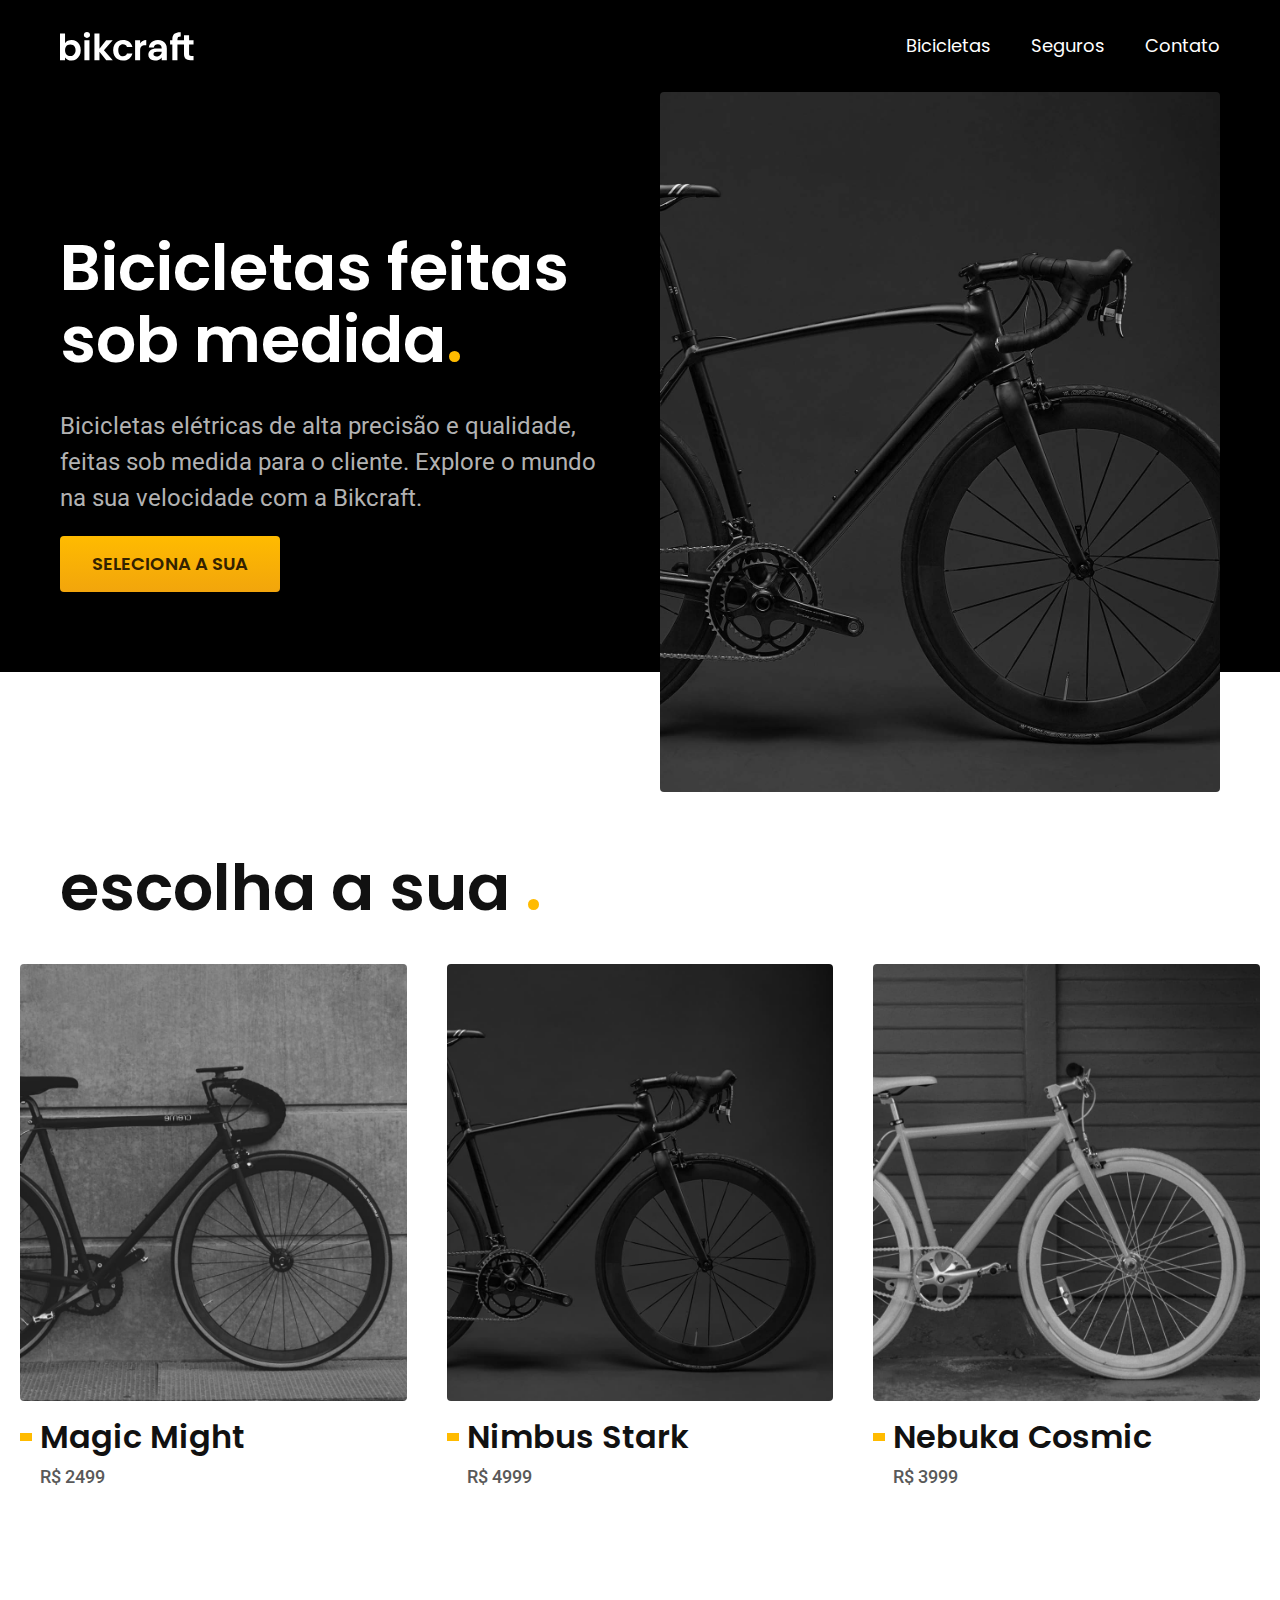
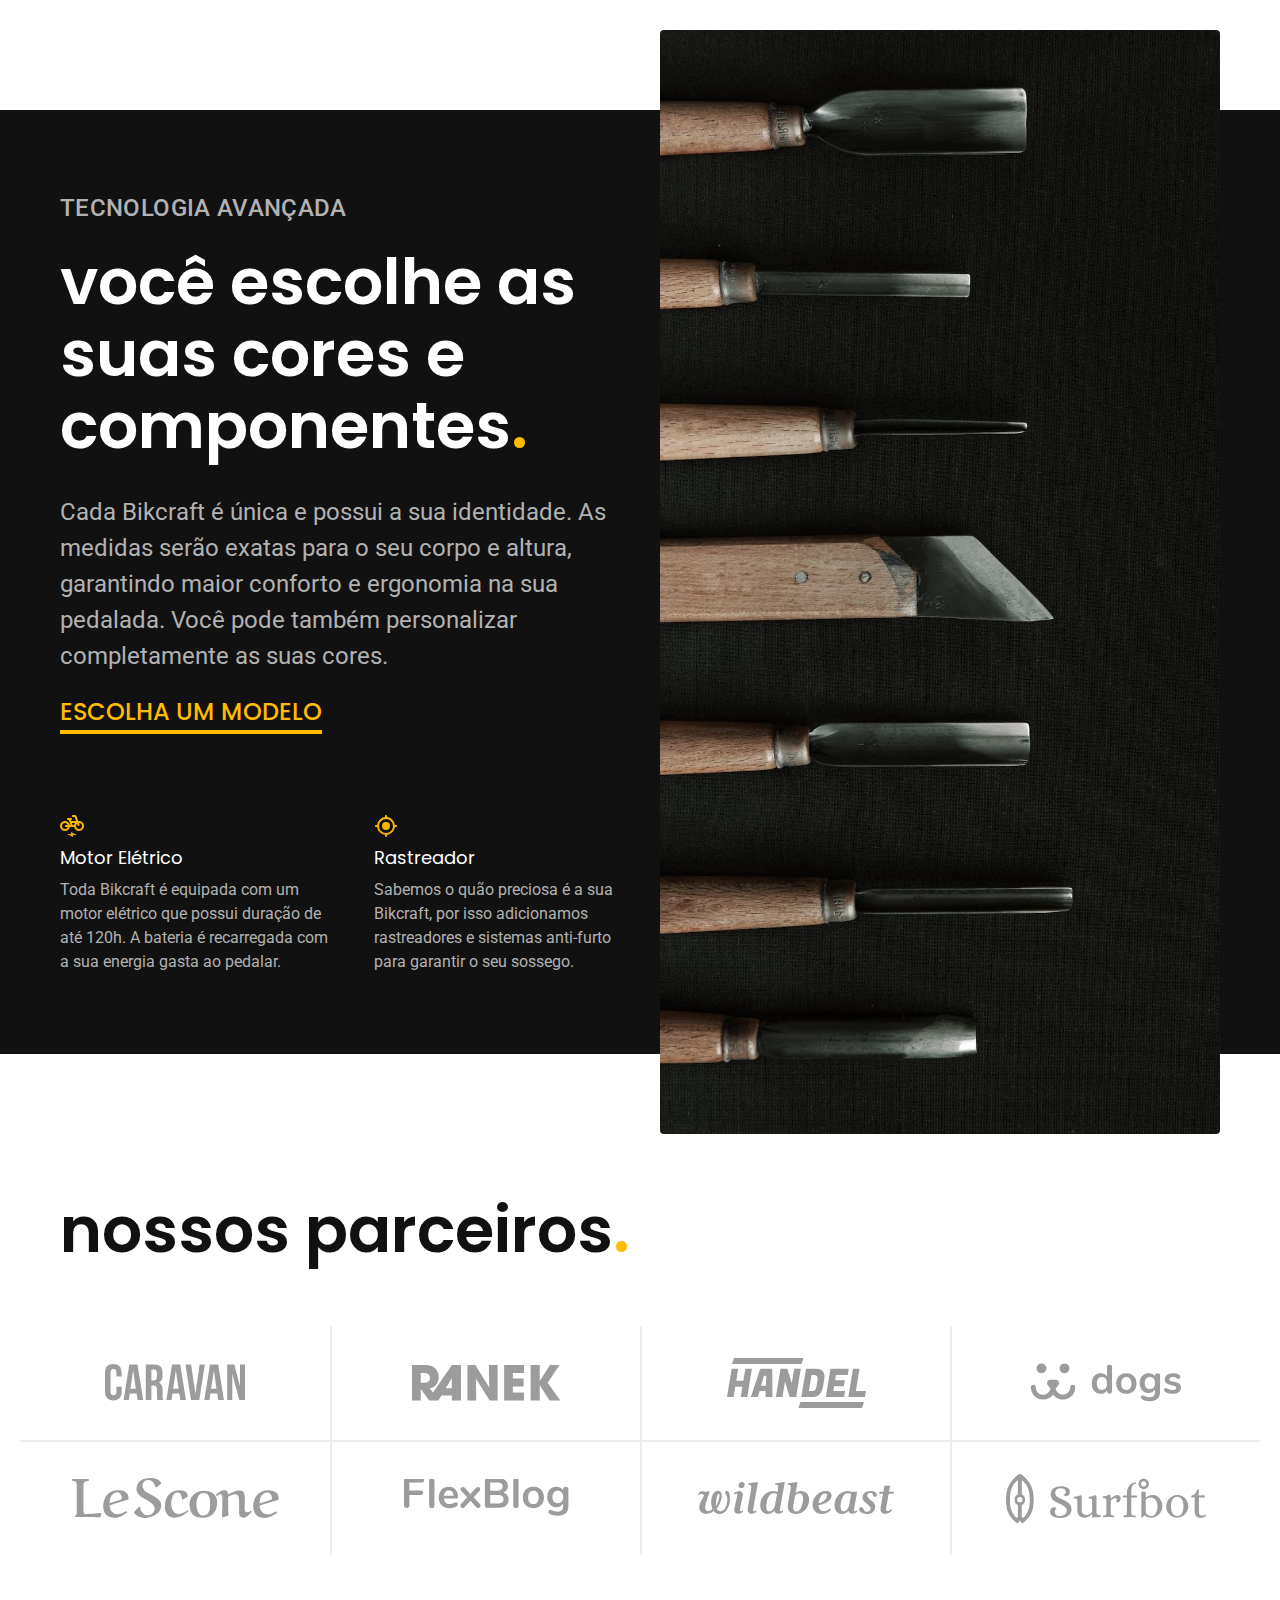
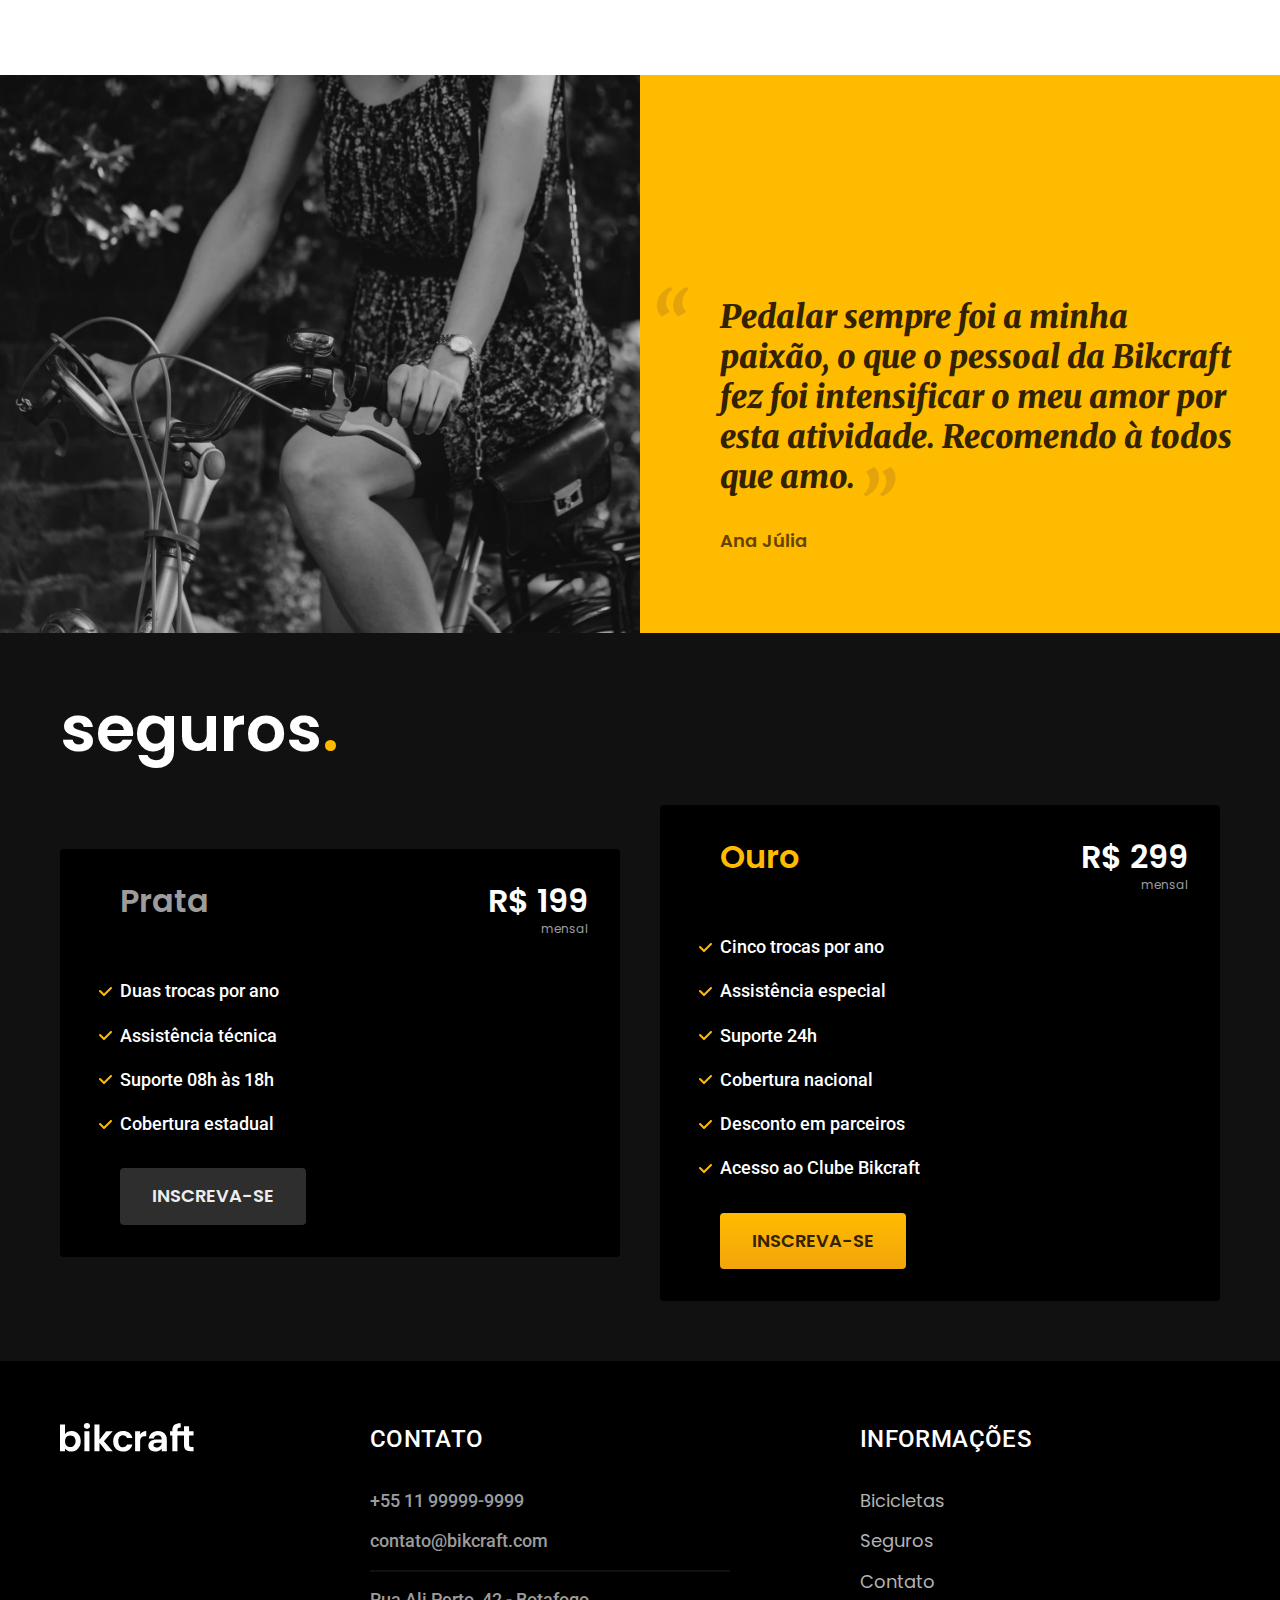
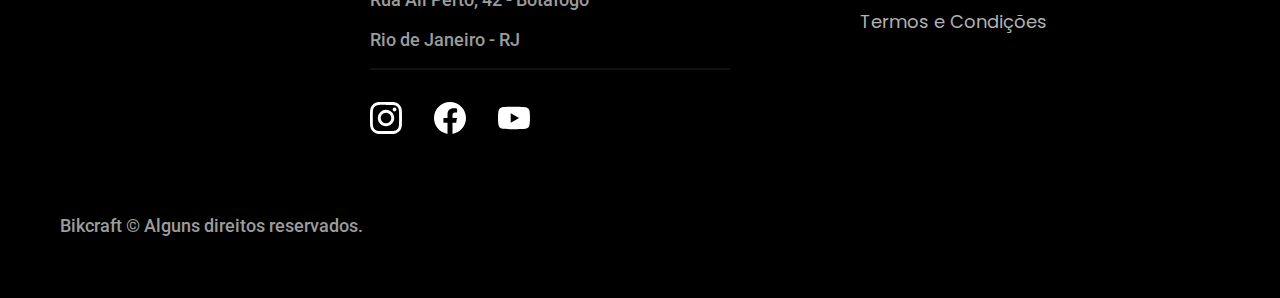
<file: index.html>
<!DOCTYPE html>

<html lang="pt-br">
  <head>
    <meta charset="UTF-8">
    <meta name="viewport" content="width=device-width, initial-scale=1.0">

    <title>Bikcraft - Bicicletas Elétricas</title>
    <meta name="description" content="Bicicletas elétricas de alta precisão e qualidade, feitas sob medida para o cliente. Explore o mundo na sua velocidade com a Bikcraft.">

    <link rel="stylesheet" href="./css/style.css">
    
    <link rel="preconnect" href="https://fonts.googleapis.com">
    <link rel="preconnect" href="https://fonts.gstatic.com" crossorigin>
    <link href="https://fonts.googleapis.com/css2?family=Merriweather:wght@900&family=Poppins:wght@400;600&family=Roboto:wght@400;500&display=swap" rel="stylesheet">
    
  </head>
  <body>
    <header class="header-bg">
      <div class="header container">

        <a href="./">
          <img src="./img/bikcraft.svg" alt="bikcraft" srcset="">
        </a>

        <nav aria-label="primaria">
          <ul class="header-menu font-1-m cor-0">
            <li><a href="./bicicletas.html">Bicicletas</a></li>
            <li><a href="./seguros.html">Seguros</a></li>
            <li><a href="./contato.html">Contato</a></li>
          </ul>
        </nav>
      </div>
    </header>

    <main class="introducao-bg">
      <div class="introducao container">
        <div class="introducao-conteudo">
          <h1 class="font-1-xxl cor-0">Bicicletas feitas sob medida<span class="cor-p1">.</span></h1>
          <p class="font-2-l cor-5">Bicicletas elétricas de alta precisão e qualidade,  feitas sob medida para o cliente. Explore o mundo na sua velocidade com a Bikcraft.</p>
          <a class="botao" href="./bicicletas.html">seleciona a sua</a>
        </div>
        <div>
          <img src="./img/fotos/introducao.jpg" alt="Bicicleta elétrica preta.">
        </div>
      </div>
    </main>

    <article class="bicicletas-lista">
      <h2 class=" container font-1-xxl">escolha a sua <span class="cor-p1">.</span></h2>

      <ul>
        <li>
          <a href="./bicicletas/magic.html">
            <img src="./img/bicicletas/magic-home.jpg" alt="Bicicleta preta" srcset="">
            <h3 class="font-1-xl">Magic Might</h3>
            <span class="font-2-m cor-8">R$ 2499</span>
          </a>
        </li>
        <li>
          <a href="./bicicletas/nimbus.html">
            <img src="./img/bicicletas/nimbus-home.jpg" alt="Bicicleta preta" srcset="">
            <h3 class="font-1-xl">Nimbus Stark</h3>
            <span class="font-2-m cor-8">R$ 4999</span>
          </a>
        </li>
        <li>
          <a href="./bicicletas/nebula.html">
            <img src="./img/bicicletas/nebula-home.jpg" alt="Bicicleta preta" srcset="">
            <h3 class="font-1-xl">Nebuka Cosmic</h3>
            <span class="font-2-m cor-8">R$ 3999</span>
          </a>
        </li>
      </ul>
    </article>

    <article class="tecnologia-bg">
      <div class="tecnologia container">
        <div class="tecnologia-conteudo">
          <span class="font-2-l-b cor-5">Tecnologia Avançada</span>
          <h2 class="font-1-xxl cor-0">você escolhe as suas cores e componentes<span class="cor-p1">.</span></h2>
          <p class="font-2-l cor-5">Cada Bikcraft é única e possui a sua identidade. As medidas serão exatas para o seu corpo e altura, garantindo maior conforto e ergonomia na sua pedalada. Você pode também personalizar completamente as suas cores.</p>
          <a class="link" href="./bicicletas.html">Escolha um modelo</a>
          <div class="tecnologia-vantagens">
            <div>
              <img src="./img/icones/eletrica.svg" alt="" srcset="">
              <h3 class="font-1-m cor-0">Motor Elétrico</h3>
              <p class="font-2-s cor-5">Toda Bikcraft é equipada com um motor elétrico que possui duração de até 120h. A bateria é recarregada com a sua energia gasta ao pedalar.</p>
            </div>
            <div>
              <img src="./img/icones/rastreador.svg" alt="" srcset="">
              <h3 class="font-1-m cor-0">Rastreador</h3>
              <p class="font-2-s cor-5">Sabemos o quão preciosa é a sua Bikcraft, por isso adicionamos rastreadores e sistemas anti-furto para garantir o seu sossego.</p>
            </div>
          </div>
        </div>

        <div class="tecnologia-imagem">
          <img src="./img/fotos/tecnologia.jpg" alt="">
        </div>
      </div>
    </article>

    <section class="parceiros" aria-label="Nossos Parceiros">
      <h2 class=" container font-1-xxl">nossos parceiros<span class="cor-p1">.</span></h2>

      <ul>
        <li><img src="./img/parceiros/caravan.svg" alt="Caravan" srcset=""></li>
        <li><img src="./img/parceiros/ranek.svg" alt="ranek" srcset=""></li>
        <li><img src="./img/parceiros/handel.svg" alt="handel" srcset=""></li>
        <li><img src="./img/parceiros/dogs.svg" alt="dogs" srcset=""></li>
        <li><img src="./img/parceiros/lescone.svg" alt="lescone" srcset=""></li>
        <li><img src="./img/parceiros/flexblog.svg" alt="flexblog" srcset=""></li>
        <li><img src="./img/parceiros/wildbeast.svg" alt="wildbeast" srcset=""></li>
        <li><img src="./img/parceiros/surfbot.svg" alt="surfbot" srcset=""></li>
      </ul>
    </section>

    <section class="depoimento" aria-label="Depoimento">
      <div>
        <img src="./img/fotos/depoimento.jpg" alt="Pessoa pedalando uma bicicleta">
      </div>
      <div class="depoimento-conteudo">
        <blockquote class="font-1-xl cor-p5">
          <p>Pedalar sempre foi a minha paixão, o que o pessoal da Bikcraft fez foi intensificar o meu amor por esta atividade. Recomendo à todos que amo.</p>
        </blockquote>
        <span class="font-1-m-b cor-p4">Ana Júlia</span>
      </div>
    </section>

    <article class="seguros-bg">
      <div class="seguros container">
          <h2 class="font-1-xxl cor-0">seguros<span class="cor-p1">.</span></h2>

        <div class="seguros-item">
          <h3 class="font-1-xl cor-6">Prata</h3>
          <span class="font-1-xl cor-0">R$ 199 <span class="font-1-xs cor-6">mensal</span></span>
          <ul class="font-2-m cor-0">
            <li>Duas trocas por ano</li>
            <li>Assistência técnica</li>
            <li>Suporte 08h às 18h</li>
            <li>Cobertura estadual</li>
          </ul>
          <a href="./orcamento.html" class="botao secundario">Inscreva-se</a>
        </div>

        <div class="seguros-item">
          <h3 class="font-1-xl cor-p1">Ouro</h3>
          <span class="font-1-xl cor-0">R$ 299 <span class="font-1-xs cor-6">mensal</span></span>
          <ul class="font-2-m cor-0">
            <li>Cinco trocas por ano</li>
            <li>Assistência especial</li>
            <li>Suporte 24h</li>
            <li>Cobertura nacional</li>
            <li>Desconto em parceiros</li>
            <li>Acesso ao Clube Bikcraft</li>
          </ul>
          <a href="./orcamento.html" class="botao">Inscreva-se</a>
        </div>
      </div>
    </article>

    <footer class="footer-bg">
      <div class="footer container">
        <img src="./img/bikcraft.svg" alt="Bikcraft" srcset="">

        <div class="footer-contato">
          <h3 class="cor-0 font-2-l-b">Contato</h3>
          <ul class="cor-6 font-2-m">
            <li><a href="tel:+5511999999999">+55 11 99999-9999</a></li>
            <li><a href="mailto:contato@bikcraft.com">contato@bikcraft.com</a></li>
            <li>Rua Ali Perto, 42 - Botafogo</li>
            <li>Rio de Janeiro - RJ</li>
          </ul>
          <div class="footer-redes">
            <a href="./">
              <img src="./img/redes/instagram.svg" alt="Instagram" srcset="">
            </a>
            <a href="./">
              <img src="./img/redes/facebook.svg" alt="Facebook" srcset="">
            </a>
            <a href="./">
              <img src="./img/redes/youtube.svg" alt="Youtube" srcset="">
            </a>
          </div>
        </div>
        
        <div class="footer-informacoes">
          <h3 class="cor-0 font-2-l-b">Informações</h3>
          <nav>
            <ul class="font-1-m cor-5">
              <li><a href="./bicicletas.html">Bicicletas</a></li>
              <li><a href="./seguros.html">Seguros</a></li>
              <li><a href="./contato.html">Contato</a></li>
              <li><a href="./termos.html">Termos e Condições</a></li>
            </ul>
          </nav>
        </div>

        <p class="footer-copy font-2-m cor-6">Bikcraft © Alguns direitos reservados.</p>

      </div>
    </footer>

  </body>
</html>
</file>
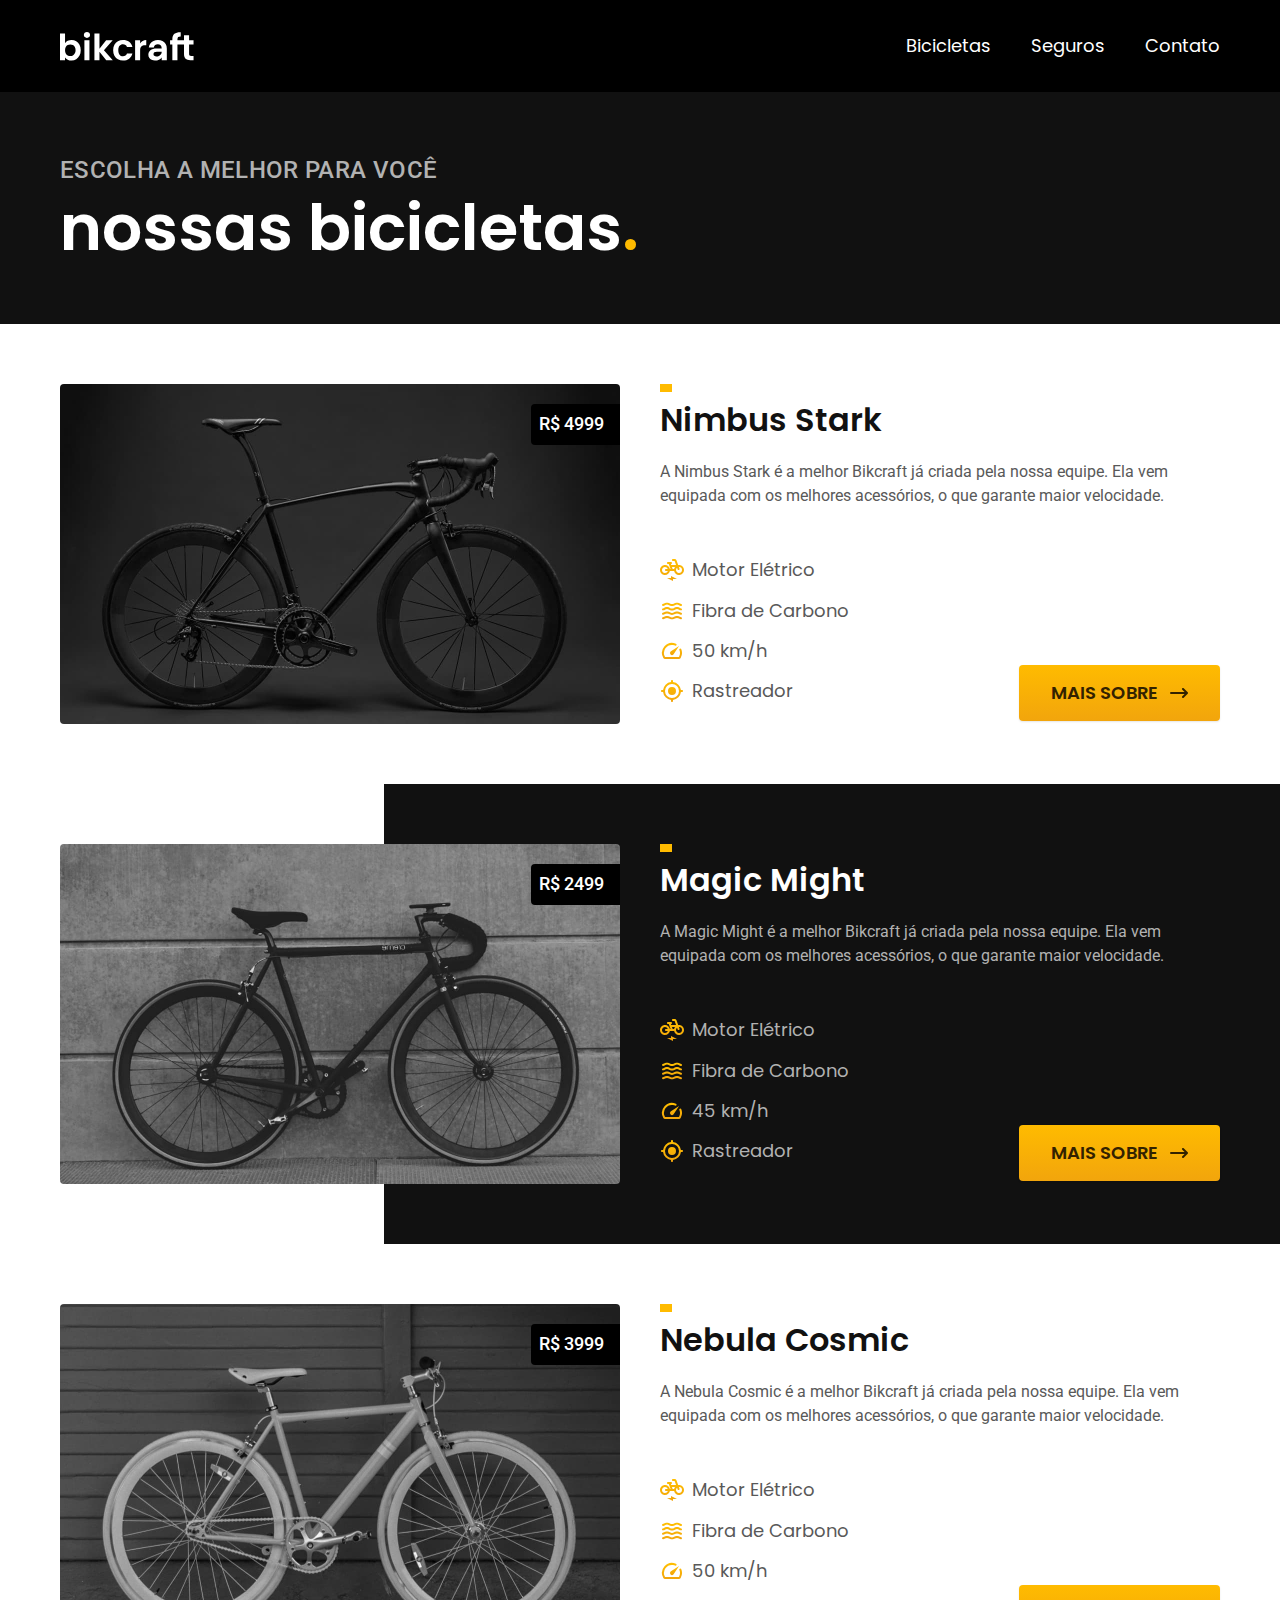
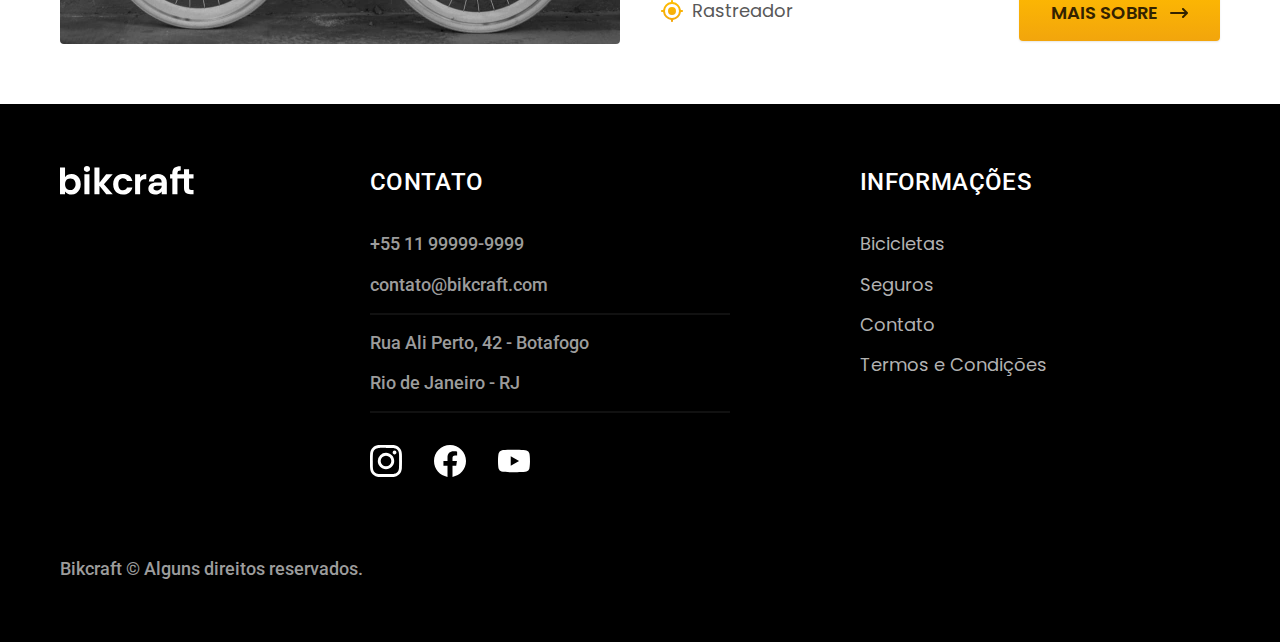
<file: bicicletas.html>
<!DOCTYPE html>

<html lang="pt-br">
  <head>
    <meta charset="UTF-8">
    <meta name="viewport" content="width=device-width, initial-scale=1.0">

    <title>Bicicletas | Bikcraft - Bicicletas Elétricas</title>
    <meta name="description" content="Termos e condições.">

    <link rel="stylesheet" href="./css/style.css">
    
    <link rel="preconnect" href="https://fonts.googleapis.com">
    <link rel="preconnect" href="https://fonts.gstatic.com" crossorigin>
    <link href="https://fonts.googleapis.com/css2?family=Merriweather:wght@900&family=Poppins:wght@400;600&family=Roboto:wght@400;500&display=swap" rel="stylesheet">
    
  </head>
  <body id="bicicletas">
    <header class="header-bg">
      <div class="header container">

        <a href="./">
          <img src="./img/bikcraft.svg" alt="bikcraft" srcset="">
        </a>

        <nav aria-label="primaria">
          <ul class="header-menu font-1-m cor-0">
            <li><a href="./bicicletas.html">Bicicletas</a></li>
            <li><a href="./seguros.html">Seguros</a></li>
            <li><a href="./contato.html">Contato</a></li>
          </ul>
        </nav>
      </div>
    </header>

    <main>
      <div class="titulo-bg">
        <div class="titulo container">
          <p class="font-2-l-b cor-5">Escolha a melhor para você</p>
          <h1 class="font-1-xxl cor-0">nossas bicicletas<span class="cor-p1">.</span></h1>
        </div>
      </div>

      <div class="bicicletas container">
        <div class="bicicletas-imagem">
          <img src="./img/bicicletas/nimbus.jpg" alt="Bicicleta Preta">
          <span class="font-2-m cor-0">R$ 4999</span>
        </div>

        <div class="bicicletas-conteudo">
          <h2 class="font-1-xl">Nimbus Stark</h2>
          <p class="font-2-s cor-8">A Nimbus Stark é a melhor Bikcraft já criada pela nossa equipe. Ela vem equipada com os melhores acessórios, o que garante maior velocidade.</p>
          <ul class="font-1-m cor-8">
            <li>
              <img src="./img/icones/eletrica.svg" alt="" srcset="">
              Motor Elétrico
            </li>
            <li>
              <img src="./img/icones/carbono.svg" alt="" srcset="">
              Fibra de Carbono
            </li>
            <li>
              <img src="./img/icones/velocidade.svg" alt="" srcset="">
              50 km/h
            </li>
            <li>
              <img src="./img/icones/rastreador.svg" alt="" srcset="">
              Rastreador
            </li>
          </ul>
          <a class="botao seta" href="./bicicletas/nimbus.html">Mais Sobre</a>
        </div>

      </div>

      <div class="bicicletas-bg">
        <div class="bicicletas container">
          <div class="bicicletas-imagem">
            <img src="./img/bicicletas/magic.jpg" alt="Bicicleta Preta">
            <span class="font-2-m cor-0">R$ 2499</span>
          </div>

          <div class="bicicletas-conteudo">
            <h2 class="font-1-xl cor-0">Magic Might</h2>
            <p class="font-2-s cor-5">A Magic Might é a melhor Bikcraft já criada pela nossa equipe. Ela vem equipada com os melhores acessórios, o que garante maior velocidade.</p>
            <ul class="font-1-m cor-5">
              <li>
                <img src="./img/icones/eletrica.svg" alt="" srcset="">
                Motor Elétrico
              </li>
              <li>
                <img src="./img/icones/carbono.svg" alt="" srcset="">
                Fibra de Carbono
              </li>
              <li>
                <img src="./img/icones/velocidade.svg" alt="" srcset="">
                45 km/h
              </li>
              <li>
                <img src="./img/icones/rastreador.svg" alt="" srcset="">
                Rastreador
              </li>
            </ul>
            <a class="botao seta" href="./bicicletas/magic.html">Mais Sobre</a>
          </div>

        </div>
      </div>

      <div class="bicicletas container">
        <div class="bicicletas-imagem">
          <img src="./img/bicicletas/nebula.jpg" alt="Bicicleta Preta">
          <span class="font-2-m cor-0">R$ 3999</span>
        </div>

        <div class="bicicletas-conteudo">
          <h2 class="font-1-xl">Nebula Cosmic</h2>
          <p class="font-2-s cor-8">A Nebula Cosmic é a melhor Bikcraft já criada pela nossa equipe. Ela vem equipada com os melhores acessórios, o que garante maior velocidade.</p>
          <ul class="font-1-m cor-8">
            <li>
              <img src="./img/icones/eletrica.svg" alt="" srcset="">
              Motor Elétrico
            </li>
            <li>
              <img src="./img/icones/carbono.svg" alt="" srcset="">
              Fibra de Carbono
            </li>
            <li>
              <img src="./img/icones/velocidade.svg" alt="" srcset="">
              50 km/h
            </li>
            <li>
              <img src="./img/icones/rastreador.svg" alt="" srcset="">
              Rastreador
            </li>
          </ul>
          <a class="botao seta" href="./bicicletas/nebula.html">Mais Sobre</a>
        </div>

      </div>
    </main>

    <footer class="footer-bg">
      <div class="footer container">
        <img src="./img/bikcraft.svg" alt="Bikcraft" srcset="">

        <div class="footer-contato">
          <h3 class="cor-0 font-2-l-b">Contato</h3>
          <ul class="cor-6 font-2-m">
            <li><a href="tel:+5511999999999">+55 11 99999-9999</a></li>
            <li><a href="mailto:contato@bikcraft.com">contato@bikcraft.com</a></li>
            <li>Rua Ali Perto, 42 - Botafogo</li>
            <li>Rio de Janeiro - RJ</li>
          </ul>
          <div class="footer-redes">
            <a href="./">
              <img src="./img/redes/instagram.svg" alt="Instagram" srcset="">
            </a>
            <a href="./">
              <img src="./img/redes/facebook.svg" alt="Facebook" srcset="">
            </a>
            <a href="./">
              <img src="./img/redes/youtube.svg" alt="Youtube" srcset="">
            </a>
          </div>
        </div>
        
        <div class="footer-informacoes">
          <h3 class="cor-0 font-2-l-b">Informações</h3>
          <nav>
            <ul class="font-1-m cor-5">
              <li><a href="./bicicletas.html">Bicicletas</a></li>
              <li><a href="./seguros.html">Seguros</a></li>
              <li><a href="./contato.html">Contato</a></li>
              <li><a href="./termos.html">Termos e Condições</a></li>
            </ul>
          </nav>
        </div>

        <p class="footer-copy font-2-m cor-6">Bikcraft © Alguns direitos reservados.</p>

      </div>
    </footer>
  </body>
</html>
</file>
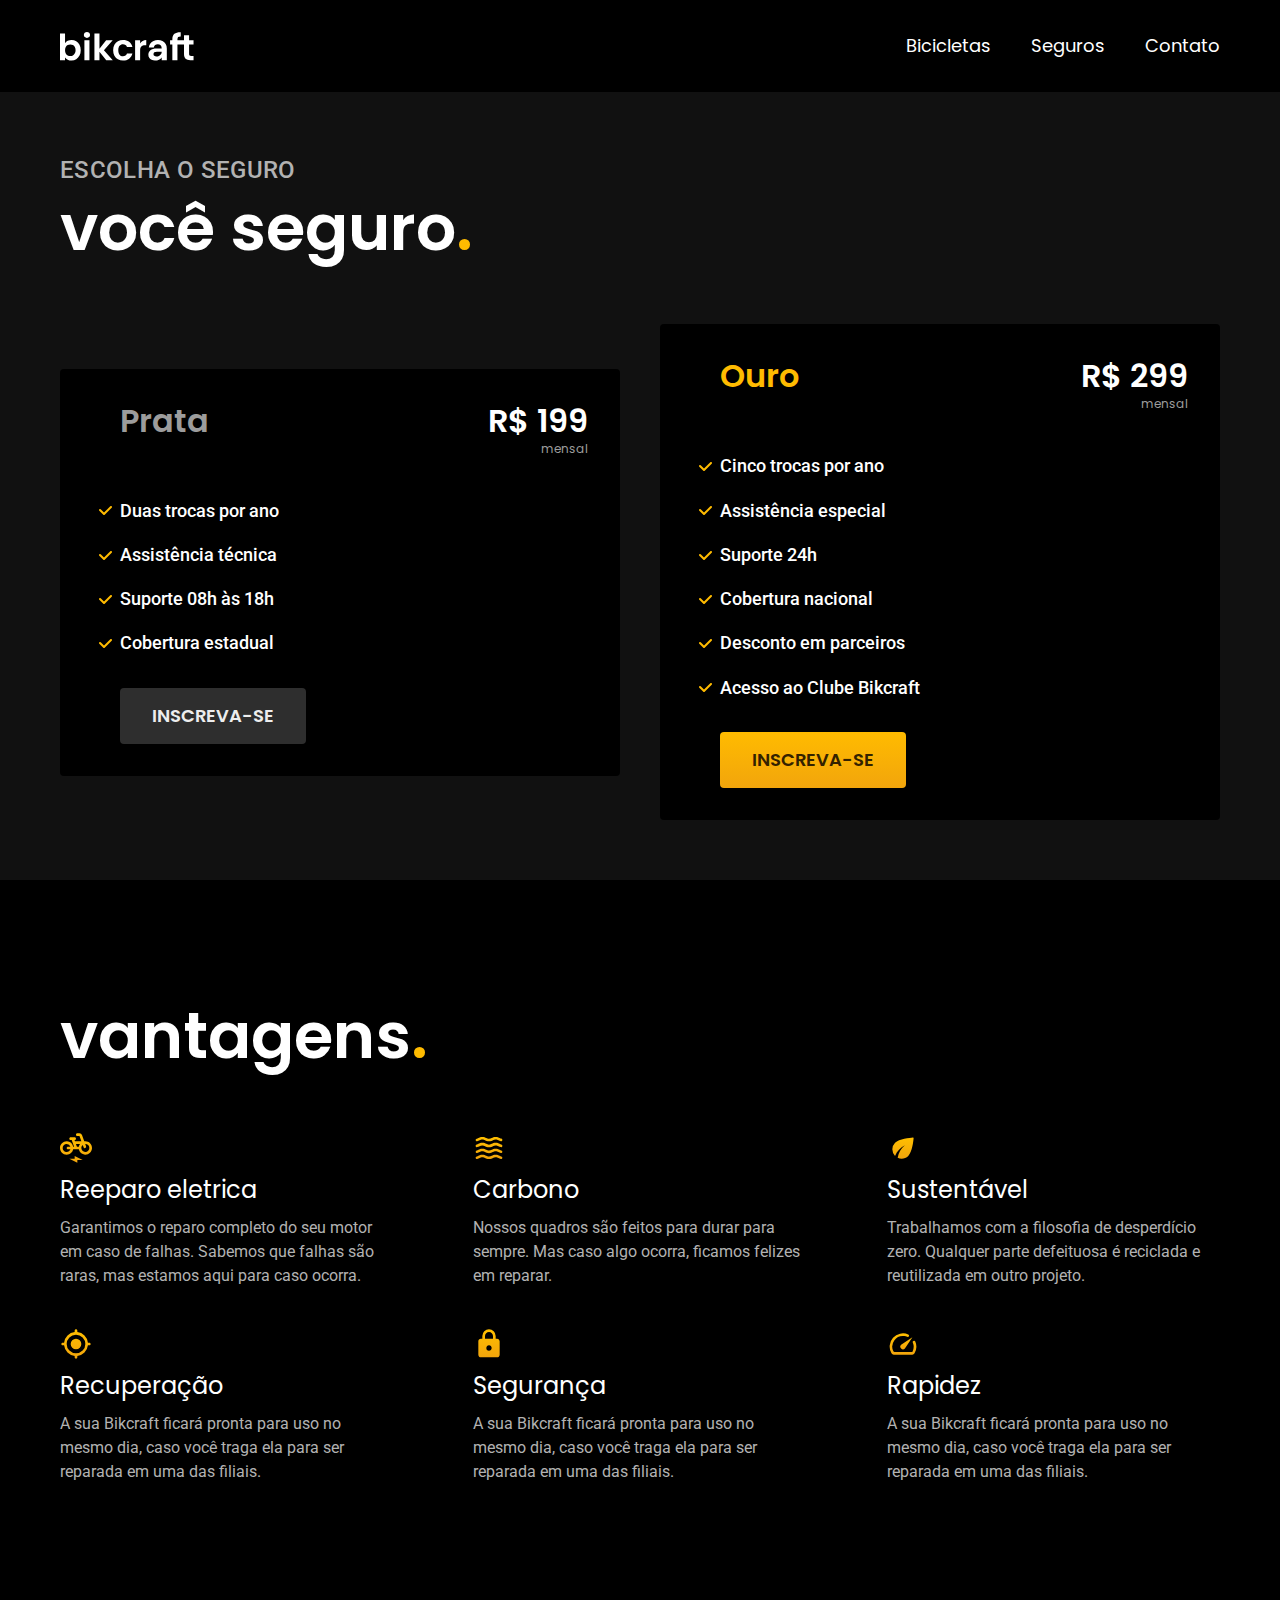
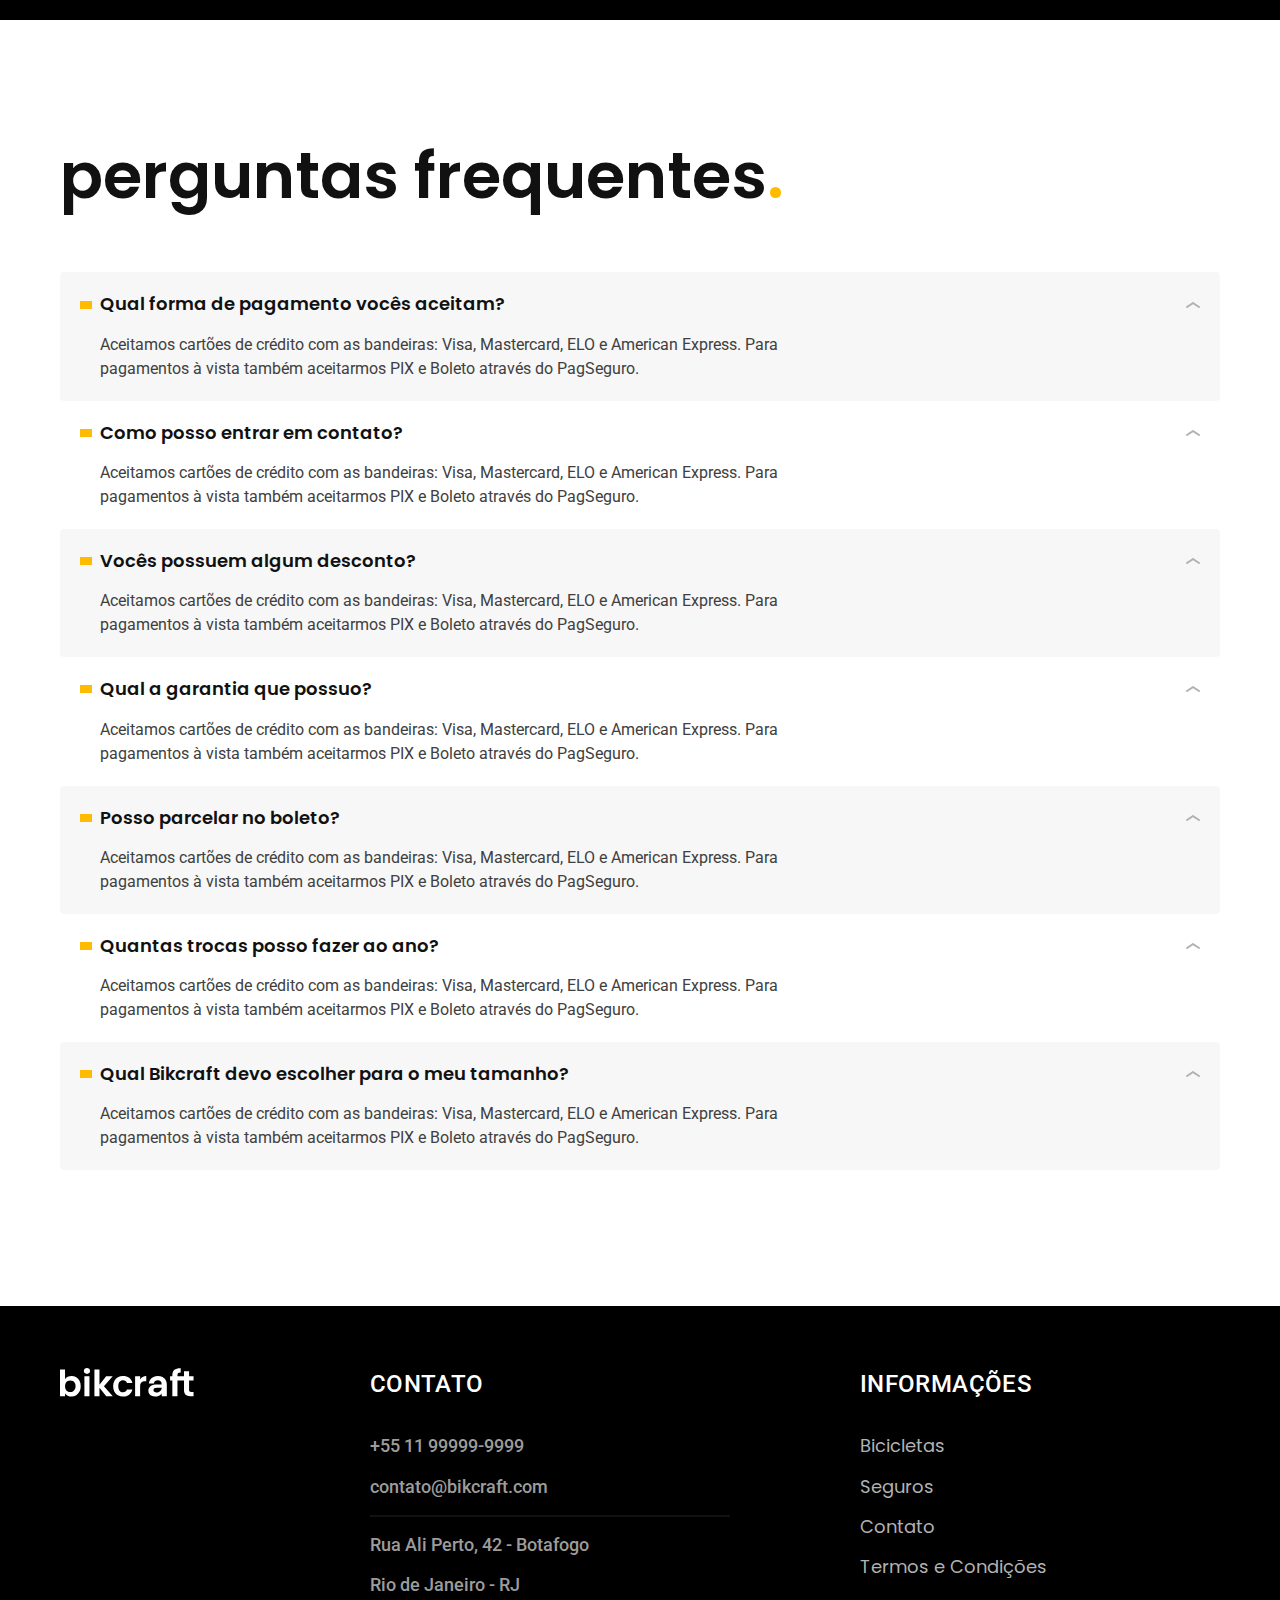
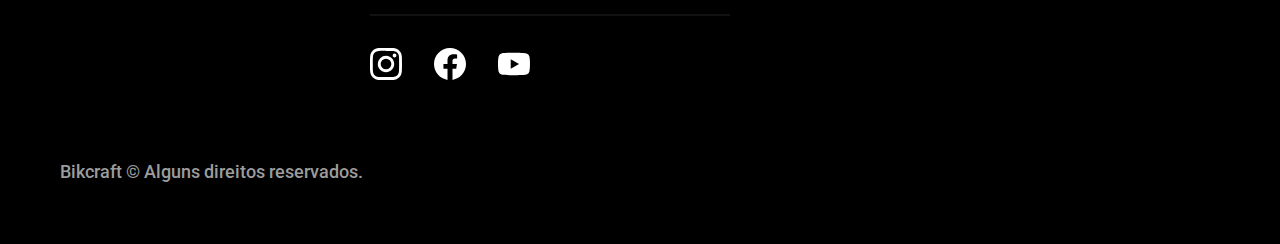
<file: seguros.html>
<!DOCTYPE html>

<html lang="pt-br">
  <head>
    <meta charset="UTF-8">
    <meta name="viewport" content="width=device-width, initial-scale=1.0">

    <title>Seguros | Bikcraft - Bicicletas Elétricas</title>
    <meta name="description" content="Seguros.">

    <link rel="stylesheet" href="./css/style.css">
    
    <link rel="preconnect" href="https://fonts.googleapis.com">
    <link rel="preconnect" href="https://fonts.gstatic.com" crossorigin>
    <link href="https://fonts.googleapis.com/css2?family=Merriweather:wght@900&family=Poppins:wght@400;600&family=Roboto:wght@400;500&display=swap" rel="stylesheet">
    
  </head>
  <body id="seguros">
    <header class="header-bg">
      <div class="header container">

        <a href="./">
          <img src="./img/bikcraft.svg" alt="bikcraft" srcset="">
        </a>

        <nav aria-label="primaria">
          <ul class="header-menu font-1-m cor-0">
            <li><a href="./bicicletas.html">Bicicletas</a></li>
            <li><a href="./seguros.html">Seguros</a></li>
            <li><a href="./contato.html">Contato</a></li>
          </ul>
        </nav>
      </div>
    </header>

    <main class="seguros-bg">
      <div class="titulo-bg">
        <div class="titulo container">
          <p class="font-2-l-b cor-5">Escolha o seguro</p>
          <h1 class="font-1-xxl cor-0">você seguro<span class="cor-p1">.</span></h1>
        </div>
      </div>

      <div class="seguros container">
        <div class="seguros-item">
          <h3 class="font-1-xl cor-6">Prata</h3>
          <span class="font-1-xl cor-0">R$ 199 <span class="font-1-xs cor-6">mensal</span></span>
          <ul class="font-2-m cor-0">
            <li>Duas trocas por ano</li>
            <li>Assistência técnica</li>
            <li>Suporte 08h às 18h</li>
            <li>Cobertura estadual</li>
          </ul>
          <a href="./orcamento.html" class="botao secundario">Inscreva-se</a>
        </div>

        <div class="seguros-item">
          <h3 class="font-1-xl cor-p1">Ouro</h3>
          <span class="font-1-xl cor-0">R$ 299 <span class="font-1-xs cor-6">mensal</span></span>
          <ul class="font-2-m cor-0">
            <li>Cinco trocas por ano</li>
            <li>Assistência especial</li>
            <li>Suporte 24h</li>
            <li>Cobertura nacional</li>
            <li>Desconto em parceiros</li>
            <li>Acesso ao Clube Bikcraft</li>
          </ul>
          <a href="./orcamento.html" class="botao">Inscreva-se</a>
        </div>
      </div>
    </main>

    <article class="vantagens-bg">
      <div class="vantagens container">
        <h2 class="font-1-xxl cor-0">vantagens<span class="cor-p1">.</span></h2>
        <ul>
          <li>
            <img src="./img/icones/eletrica.svg" alt="">
            <h3 class="font-1-l cor-0">Reeparo eletrica</h3>
            <p class="font-2-s cor-5">Garantimos o reparo completo do seu motor em caso de falhas. Sabemos que falhas são raras, mas estamos aqui para caso ocorra.</p>
          </li>
          <li>
            <img src="./img/icones/carbono.svg" alt="">
            <h3 class="font-1-l cor-0">Carbono</h3>
            <p class="font-2-s cor-5">Nossos quadros são feitos para durar para sempre. Mas caso algo ocorra, ficamos felizes em reparar.</p>
          </li>
          <li>
            <img src="./img/icones/sustentavel.svg" alt="">
            <h3 class="font-1-l cor-0">Sustentável</h3>
            <p class="font-2-s cor-5">Trabalhamos com a filosofia de desperdício zero. Qualquer parte defeituosa é reciclada e reutilizada em outro projeto.</p>
          </li>
          <li>
            <img src="./img/icones/rastreador.svg" alt="">
            <h3 class="font-1-l cor-0">Recuperação</h3>
            <p class="font-2-s cor-5">A sua Bikcraft ficará pronta para uso no mesmo dia, caso você traga ela para ser reparada em uma das filiais.</p>
          </li>
          <li>
            <img src="./img/icones/seguro.svg" alt="">
            <h3 class="font-1-l cor-0">Segurança</h3>
            <p class="font-2-s cor-5">A sua Bikcraft ficará pronta para uso no mesmo dia, caso você traga ela para ser reparada em uma das filiais.</p>
          </li>
          <li>
            <img src="./img/icones/velocidade.svg" alt="">
            <h3 class="font-1-l cor-0">Rapidez</h3>
            <p class="font-2-s cor-5">A sua Bikcraft ficará pronta para uso no mesmo dia, caso você traga ela para ser reparada em uma das filiais.</p>
          </li>
        </ul>
      </div>
    </article>

    <article class="perguntas container">
      <h2 class="font-1-xxl">perguntas frequentes<span class="cor-p1">.</span></h2>

      <dl>
        <div>
          <dt class="font-1-m-b">Qual forma de pagamento vocês aceitam?</dt>
          <dd class="font-2-s cor-9">Aceitamos cartões de crédito com as bandeiras: Visa, Mastercard, ELO e American Express. Para pagamentos à vista também aceitarmos PIX e Boleto através do PagSeguro.</dd>
        </div>
        <div>
          <dt class="font-1-m-b">Como posso entrar em contato?</dt>
          <dd class="font-2-s cor-9">Aceitamos cartões de crédito com as bandeiras: Visa, Mastercard, ELO e American Express. Para pagamentos à vista também aceitarmos PIX e Boleto através do PagSeguro.</dd>
        </div>
        <div>
          <dt class="font-1-m-b">Vocês possuem algum desconto?</dt>
          <dd class="font-2-s cor-9">Aceitamos cartões de crédito com as bandeiras: Visa, Mastercard, ELO e American Express. Para pagamentos à vista também aceitarmos PIX e Boleto através do PagSeguro.</dd>
        </div>
        <div>
          <dt class="font-1-m-b">Qual a garantia que possuo?</dt>
          <dd class="font-2-s cor-9">Aceitamos cartões de crédito com as bandeiras: Visa, Mastercard, ELO e American Express. Para pagamentos à vista também aceitarmos PIX e Boleto através do PagSeguro.</dd>
        </div>
        <div>
          <dt class="font-1-m-b">Posso parcelar no boleto?</dt>
          <dd class="font-2-s cor-9">Aceitamos cartões de crédito com as bandeiras: Visa, Mastercard, ELO e American Express. Para pagamentos à vista também aceitarmos PIX e Boleto através do PagSeguro.</dd>
        </div>
        <div>
          <dt class="font-1-m-b">Quantas trocas posso fazer ao ano?</dt>
          <dd class="font-2-s cor-9">Aceitamos cartões de crédito com as bandeiras: Visa, Mastercard, ELO e American Express. Para pagamentos à vista também aceitarmos PIX e Boleto através do PagSeguro.</dd>
        </div>
        <div>
          <dt class="font-1-m-b">Qual Bikcraft devo escolher para o meu tamanho?</dt>
          <dd class="font-2-s cor-9">Aceitamos cartões de crédito com as bandeiras: Visa, Mastercard, ELO e American Express. Para pagamentos à vista também aceitarmos PIX e Boleto através do PagSeguro.</dd>
        </div>
      </dl>
    </article>

    <footer class="footer-bg">
      <div class="footer container">
        <img src="./img/bikcraft.svg" alt="Bikcraft" srcset="">

        <div class="footer-contato">
          <h3 class="cor-0 font-2-l-b">Contato</h3>
          <ul class="cor-6 font-2-m">
            <li><a href="tel:+5511999999999">+55 11 99999-9999</a></li>
            <li><a href="mailto:contato@bikcraft.com">contato@bikcraft.com</a></li>
            <li>Rua Ali Perto, 42 - Botafogo</li>
            <li>Rio de Janeiro - RJ</li>
          </ul>
          <div class="footer-redes">
            <a href="./">
              <img src="./img/redes/instagram.svg" alt="Instagram" srcset="">
            </a>
            <a href="./">
              <img src="./img/redes/facebook.svg" alt="Facebook" srcset="">
            </a>
            <a href="./">
              <img src="./img/redes/youtube.svg" alt="Youtube" srcset="">
            </a>
          </div>
        </div>
        
        <div class="footer-informacoes">
          <h3 class="cor-0 font-2-l-b">Informações</h3>
          <nav>
            <ul class="font-1-m cor-5">
              <li><a href="./bicicletas.html">Bicicletas</a></li>
              <li><a href="./seguros.html">Seguros</a></li>
              <li><a href="./contato.html">Contato</a></li>
              <li><a href="./termos.html">Termos e Condições</a></li>
            </ul>
          </nav>
        </div>

        <p class="footer-copy font-2-m cor-6">Bikcraft © Alguns direitos reservados.</p>

      </div>
    </footer>
  </body>
</html>
</file>
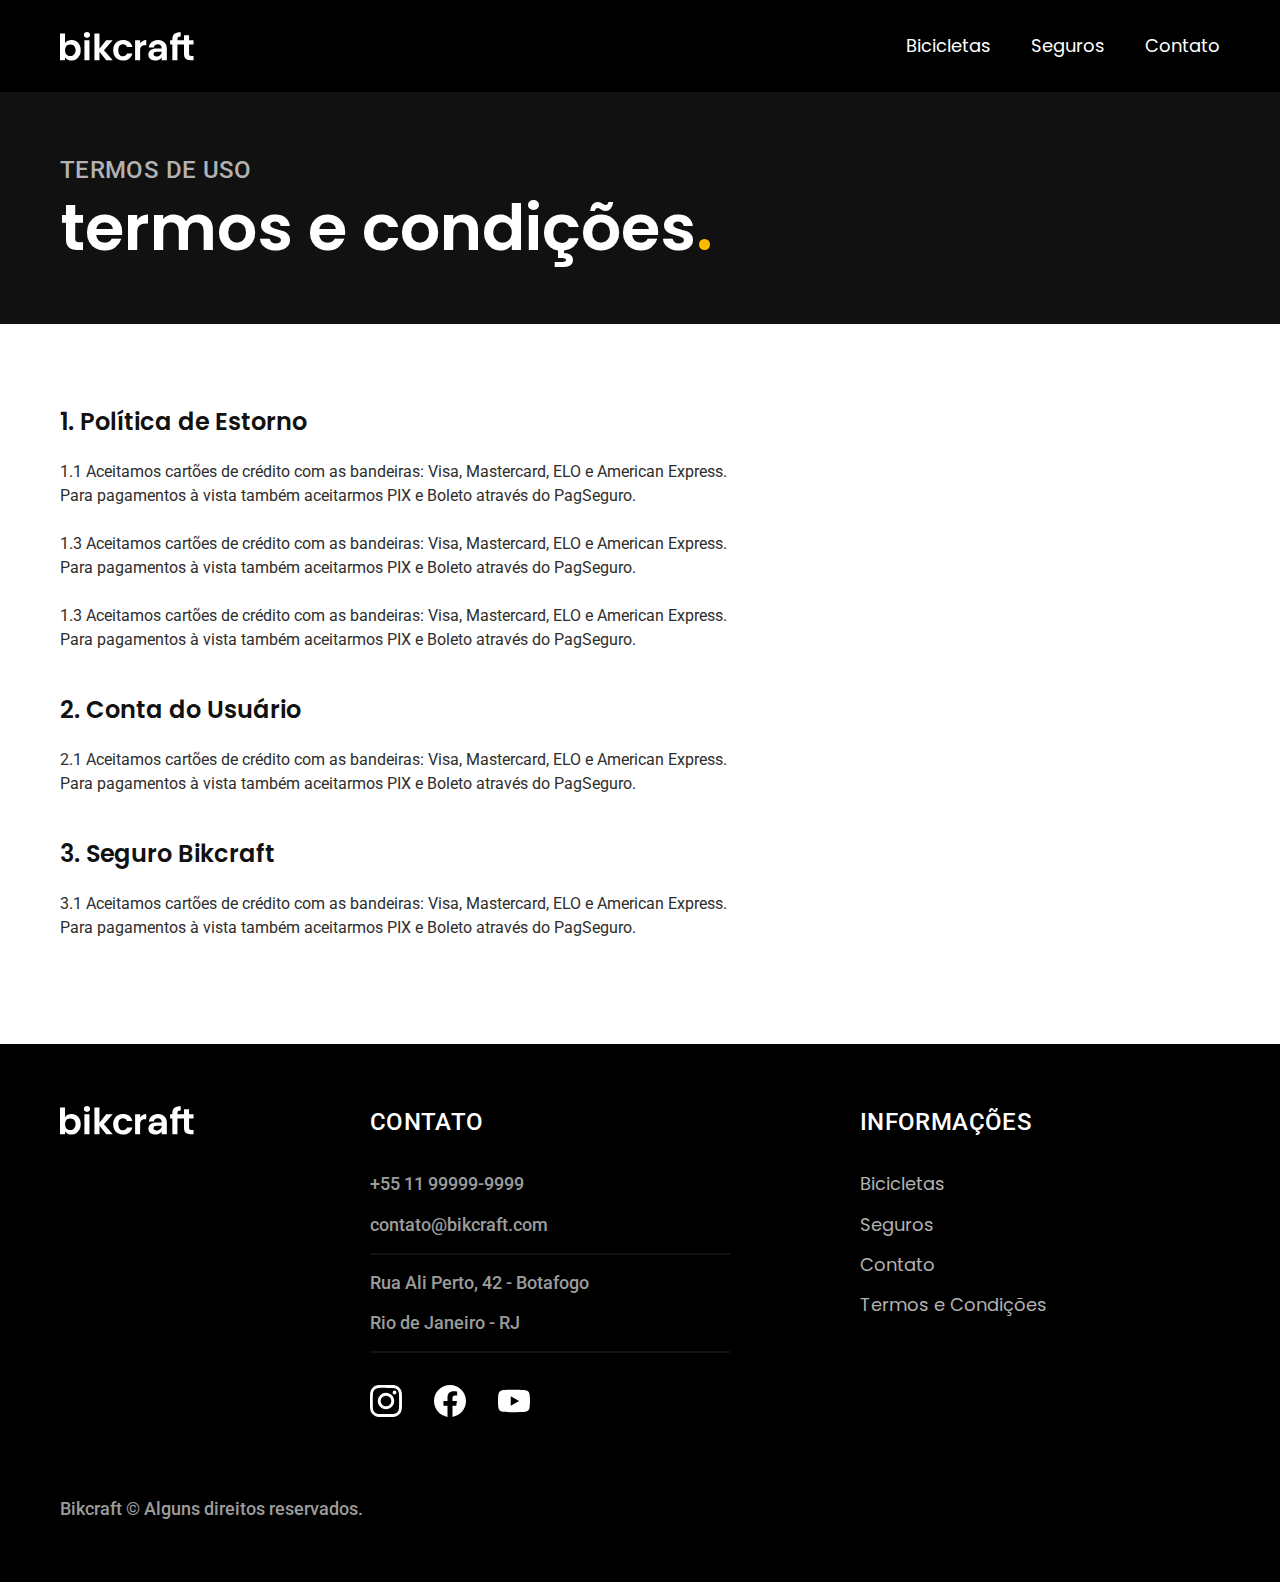
<file: termos.html>
<!DOCTYPE html>

<html lang="pt-br">
  <head>
    <meta charset="UTF-8">
    <meta name="viewport" content="width=device-width, initial-scale=1.0">

    <title>Termos e Condições | Bikcraft - Bicicletas Elétricas</title>
    <meta name="description" content="Termos e condições.">

    <link rel="stylesheet" href="./css/style.css">
    
    <link rel="preconnect" href="https://fonts.googleapis.com">
    <link rel="preconnect" href="https://fonts.gstatic.com" crossorigin>
    <link href="https://fonts.googleapis.com/css2?family=Merriweather:wght@900&family=Poppins:wght@400;600&family=Roboto:wght@400;500&display=swap" rel="stylesheet">
    
  </head>
  <body id="termos">
    <header class="header-bg">
      <div class="header container">

        <a href="./">
          <img src="./img/bikcraft.svg" alt="bikcraft" srcset="">
        </a>

        <nav aria-label="primaria">
          <ul class="header-menu font-1-m cor-0">
            <li><a href="./bicicletas.html">Bicicletas</a></li>
            <li><a href="./seguros.html">Seguros</a></li>
            <li><a href="./contato.html">Contato</a></li>
          </ul>
        </nav>
      </div>
    </header>

    <main>
      <div class="titulo-bg">
        <div class="titulo container">
          <p class="font-2-l-b cor-5">Termos de uso</p>
          <h1 class="font-1-xxl cor-0">termos e condições<span class="cor-p1">.</span></h1>
        </div>
      </div>

      <div class="termos container font-2-s cor-10">

        <h2 class="font-1-l cor-11">1. Política de Estorno</h2>
        <p>1.1 Aceitamos cartões de crédito com as bandeiras: Visa, Mastercard, ELO e American Express. Para pagamentos à vista também aceitarmos PIX e Boleto através do PagSeguro.</p>
        <p>1.3 Aceitamos cartões de crédito com as bandeiras: Visa, Mastercard, ELO e American Express. Para pagamentos à vista também aceitarmos PIX e Boleto através do PagSeguro.</p>
        <p>1.3 Aceitamos cartões de crédito com as bandeiras: Visa, Mastercard, ELO e American Express. Para pagamentos à vista também aceitarmos PIX e Boleto através do PagSeguro.</p>

        <h2 class="font-1-l cor-11">2. Conta do Usuário</h2>
        <p>2.1 Aceitamos cartões de crédito com as bandeiras: Visa, Mastercard, ELO e American Express. Para pagamentos à vista também aceitarmos PIX e Boleto através do PagSeguro.</p>

        <h2 class="font-1-l cor-11">3. Seguro Bikcraft</h2>
        <p>3.1 Aceitamos cartões de crédito com as bandeiras: Visa, Mastercard, ELO e American Express. Para pagamentos à vista também aceitarmos PIX e Boleto através do PagSeguro.</p>

      </div>
    </main>

    <footer class="footer-bg">
      <div class="footer container">
        <img src="./img/bikcraft.svg" alt="Bikcraft" srcset="">

        <div class="footer-contato">
          <h3 class="cor-0 font-2-l-b">Contato</h3>
          <ul class="cor-6 font-2-m">
            <li><a href="tel:+5511999999999">+55 11 99999-9999</a></li>
            <li><a href="mailto:contato@bikcraft.com">contato@bikcraft.com</a></li>
            <li>Rua Ali Perto, 42 - Botafogo</li>
            <li>Rio de Janeiro - RJ</li>
          </ul>
          <div class="footer-redes">
            <a href="./">
              <img src="./img/redes/instagram.svg" alt="Instagram" srcset="">
            </a>
            <a href="./">
              <img src="./img/redes/facebook.svg" alt="Facebook" srcset="">
            </a>
            <a href="./">
              <img src="./img/redes/youtube.svg" alt="Youtube" srcset="">
            </a>
          </div>
        </div>
        
        <div class="footer-informacoes">
          <h3 class="cor-0 font-2-l-b">Informações</h3>
          <nav>
            <ul class="font-1-m cor-5">
              <li><a href="./bicicletas.html">Bicicletas</a></li>
              <li><a href="./seguros.html">Seguros</a></li>
              <li><a href="./contato.html">Contato</a></li>
              <li><a href="./termos.html">Termos e Condições</a></li>
            </ul>
          </nav>
        </div>

        <p class="footer-copy font-2-m cor-6">Bikcraft © Alguns direitos reservados.</p>

      </div>
    </footer>
  </body>
</html>
</file>
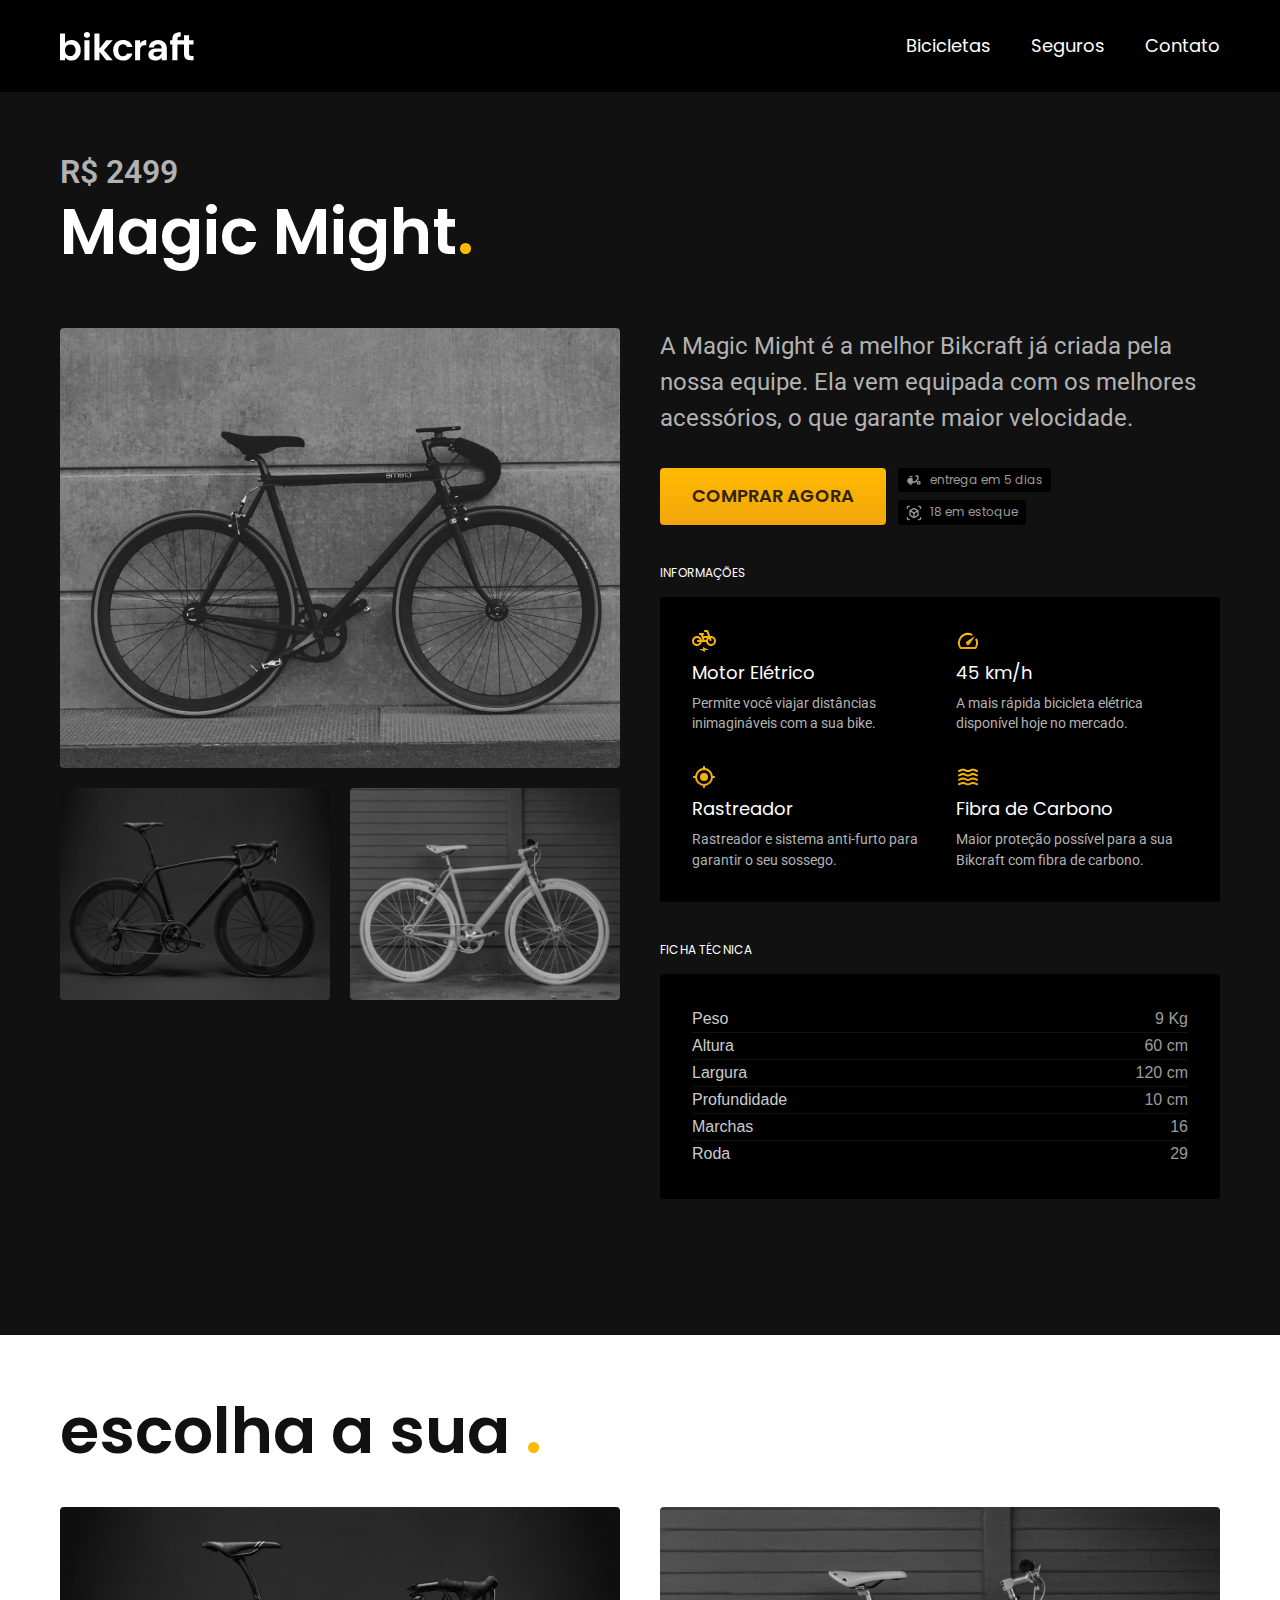
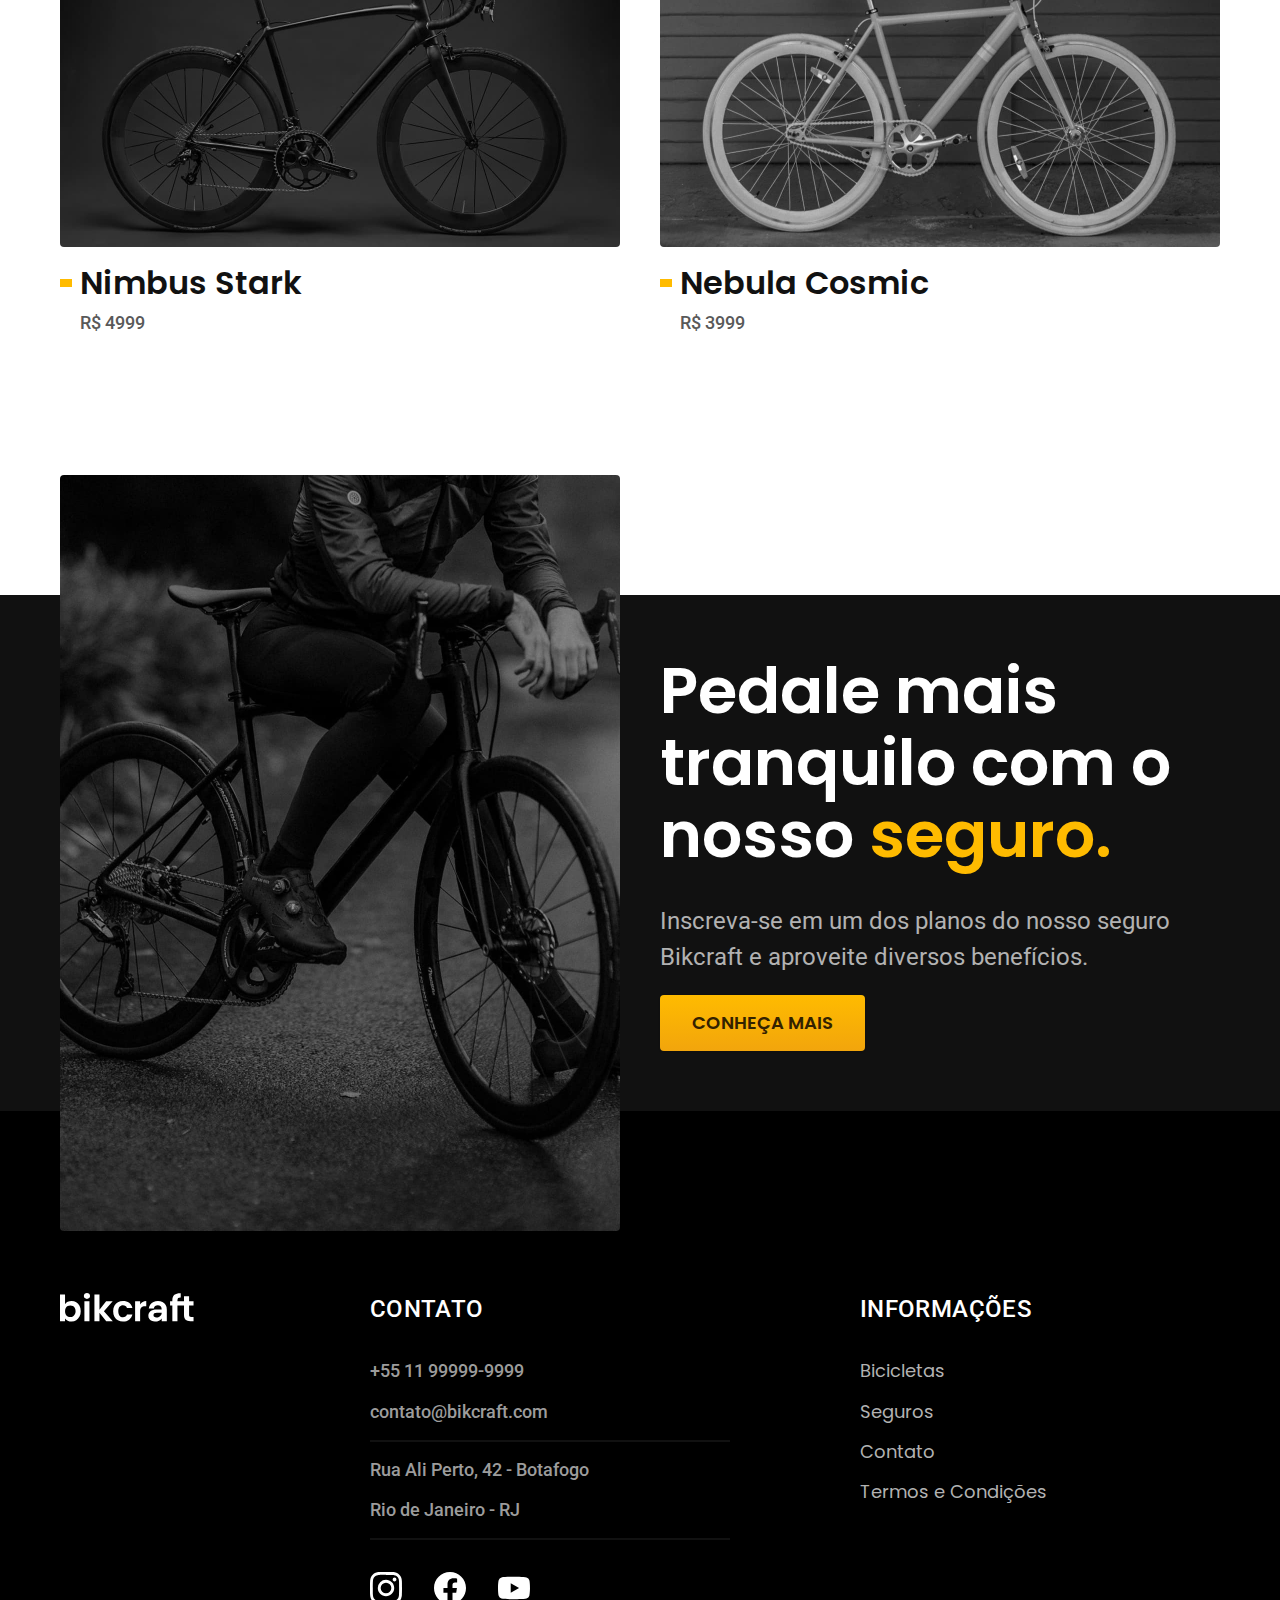
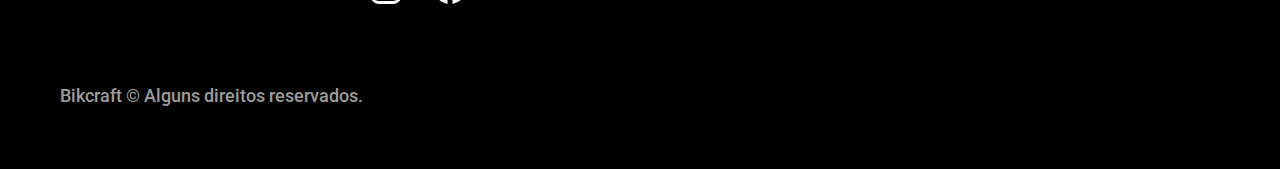
<file: bicicletas/magic.html>
<!DOCTYPE html>

<html lang="pt-br">
  <head>
    <meta charset="UTF-8">
    <meta name="viewport" content="width=device-width, initial-scale=1.0">

    <title>Magic | Bikcraft - Bicicletas Elétricas</title>
    <meta name="description" content="Magic.">

    <link rel="stylesheet" href="../css/style.css">
    
    <link rel="preconnect" href="https://fonts.googleapis.com">
    <link rel="preconnect" href="https://fonts.gstatic.com" crossorigin>
    <link href="https://fonts.googleapis.com/css2?family=Merriweather:wght@900&family=Poppins:wght@400;600&family=Roboto:wght@400;500&display=swap" rel="stylesheet">
    
  </head>
  <body id="bicicleta">
    <header class="header-bg">
      <div class="header container">

        <a href="../">
          <img src="../img/bikcraft.svg" alt="bikcraft" srcset="">
        </a>

        <nav aria-label="primaria">
          <ul class="header-menu font-1-m cor-0">
            <li><a href="../bicicletas.html">Bicicletas</a></li>
            <li><a href="../seguros.html">Seguros</a></li>
            <li><a href="../contato.html">Contato</a></li>
          </ul>
        </nav>
      </div>
    </header>

    <main class="titulo-bg">
      <div>
        <div class="titulo container">
          <p class="font-2-xl cor-5">R$ 2499</p>
          <h1 class="font-1-xxl cor-0">Magic Might<span class="cor-p1">.</span></h1>
        </div>
      </div>

      <div class="bicicleta container">
        <div class="bicicleta-imagens">
          <img src="../img/bicicleta/nimbus2.jpg" alt="">
          <img src="../img/bicicleta/nimbus1.jpg" alt="">
          <img src="../img/bicicleta/nimbus3.jpg" alt="">
        </div>
        <div class="bicicleta-conteudo">
          <p class="font-2-l cor-5">A Magic Might é a melhor Bikcraft já criada pela nossa equipe. Ela vem equipada com os melhores acessórios, o que garante maior velocidade.</p>
          <div class="bicicleta-comprar">
            <a href="../orcamento.html" class="botao">Comprar agora</a>
            <span class="font-1-xs cor-6"><img src="../img/icones/entrega.svg" alt="">entrega em 5 dias</span>
            <span class="font-1-xs cor-6"><img src="../img/icones/estoque.svg" alt="">18 em estoque</span>
          </div>
          <h2 class="font-1-xs cor-0">Informações</h2>
          <ul class="bicicleta-informacoes">
            <li>
              <img src="../img/icones/eletrica.svg" alt="">
              <h3 class="font-1-m cor-0">Motor Elétrico</h3>
              <p class="font-2-xs cor-5">Permite você viajar distâncias inimagináveis com a sua bike.</p>
            </li>
            <li>
              <img src="../img/icones/velocidade.svg" alt="">
              <h3 class="font-1-m cor-0">45 km/h</h3>
              <p class="font-2-xs cor-5">A mais rápida bicicleta elétrica disponível hoje no mercado.</p>
            </li>
            <li>
              <img src="../img/icones/rastreador.svg" alt="">
              <h3 class="font-1-m cor-0">Rastreador</h3>
              <p class="font-2-xs cor-5">Rastreador e sistema anti-furto para garantir o seu sossego.</p>
            </li>
            <li>
              <img src="../img/icones/carbono.svg" alt="">
              <h3 class="font-1-m cor-0">Fibra de Carbono</h3>
              <p class="font-2-xs cor-5">Maior proteção possível para a sua Bikcraft com fibra de carbono.</p>
            </li>
          </ul>
          <h2 class="font-1-xs cor-0">Ficha técnica</h2>
          <ul class="bicicleta-ficha font-2-x cor-4">
            <li>Peso <span>9 Kg</span></li>
            <li>Altura <span>60 cm</span></li>
            <li>Largura <span>120 cm</span></li>
            <li>Profundidade <span>10 cm</span></li>
            <li>Marchas <span>16</span></li>
            <li>Roda <span>29</span></li>
          </ul>
        </div>
      </div>
    </main>

    <article class="bicicletas-lista container">
      <h2 class="font-1-xxl">escolha a sua <span class="cor-p1">.</span></h2>
      <ul>
        <li>
          <a href="./nimbus.html">
            <img src="../img/bicicletas/nimbus.jpg" alt="Bicicleta preta" srcset="">
            <h3 class="font-1-xl">Nimbus Stark</h3>
            <span class="font-2-m cor-8">R$ 4999</span>
          </a>
        </li>
        <li>
          <a href="./nebula.html">
            <img src="../img/bicicletas/nebula.jpg" alt="Bicicleta preta" srcset="">
            <h3 class="font-1-xl">Nebula Cosmic</h3>
            <span class="font-2-m cor-8">R$ 3999</span>
          </a>
        </li>
      </ul>
    </article>

    <article class="seguro-bg">
      <div class="seguro container">
        <div class="seguro-imagem"><img src="../img/fotos/seguros.jpg" alt="Pessoa parada em cima de uma bicicleta"></div>
        <div class="seguro-conteudo">
          <h2 class="font-1-xxl cor-0">Pedale mais tranquilo com o nosso <span class="cor-p1">seguro.</span></h2>
          <p class="font-2-l cor-5">Inscreva-se em um dos planos do nosso seguro Bikcraft e aproveite diversos benefícios.</p>
          <a class="botao" href="../seguros.html">Conheça Mais</a>
        </div>
      </div>
    </article>

    <footer class="footer-bg">
      <div class="footer container">
        <img src="../img/bikcraft.svg" alt="Bikcraft" srcset="">

        <div class="footer-contato">
          <h3 class="cor-0 font-2-l-b">Contato</h3>
          <ul class="cor-6 font-2-m">
            <li><a href="tel:+5511999999999">+55 11 99999-9999</a></li>
            <li><a href="mailto:contato@bikcraft.com">contato@bikcraft.com</a></li>
            <li>Rua Ali Perto, 42 - Botafogo</li>
            <li>Rio de Janeiro - RJ</li>
          </ul>
          <div class="footer-redes">
            <a href="../">
              <img src="../img/redes/instagram.svg" alt="Instagram" srcset="">
            </a>
            <a href="../">
              <img src="../img/redes/facebook.svg" alt="Facebook" srcset="">
            </a>
            <a href="../">
              <img src="../img/redes/youtube.svg" alt="Youtube" srcset="">
            </a>
          </div>
        </div>
        
        <div class="footer-informacoes">
          <h3 class="cor-0 font-2-l-b">Informações</h3>
          <nav>
            <ul class="font-1-m cor-5">
              <li><a href="../bicicletas.html">Bicicletas</a></li>
              <li><a href="../seguros.html">Seguros</a></li>
              <li><a href="../contato.html">Contato</a></li>
              <li><a href="../termos.html">Termos e Condições</a></li>
            </ul>
          </nav>
        </div>

        <p class="footer-copy font-2-m cor-6">Bikcraft © Alguns direitos reservados.</p>

      </div>
    </footer>
  </body>
</html>
</file>
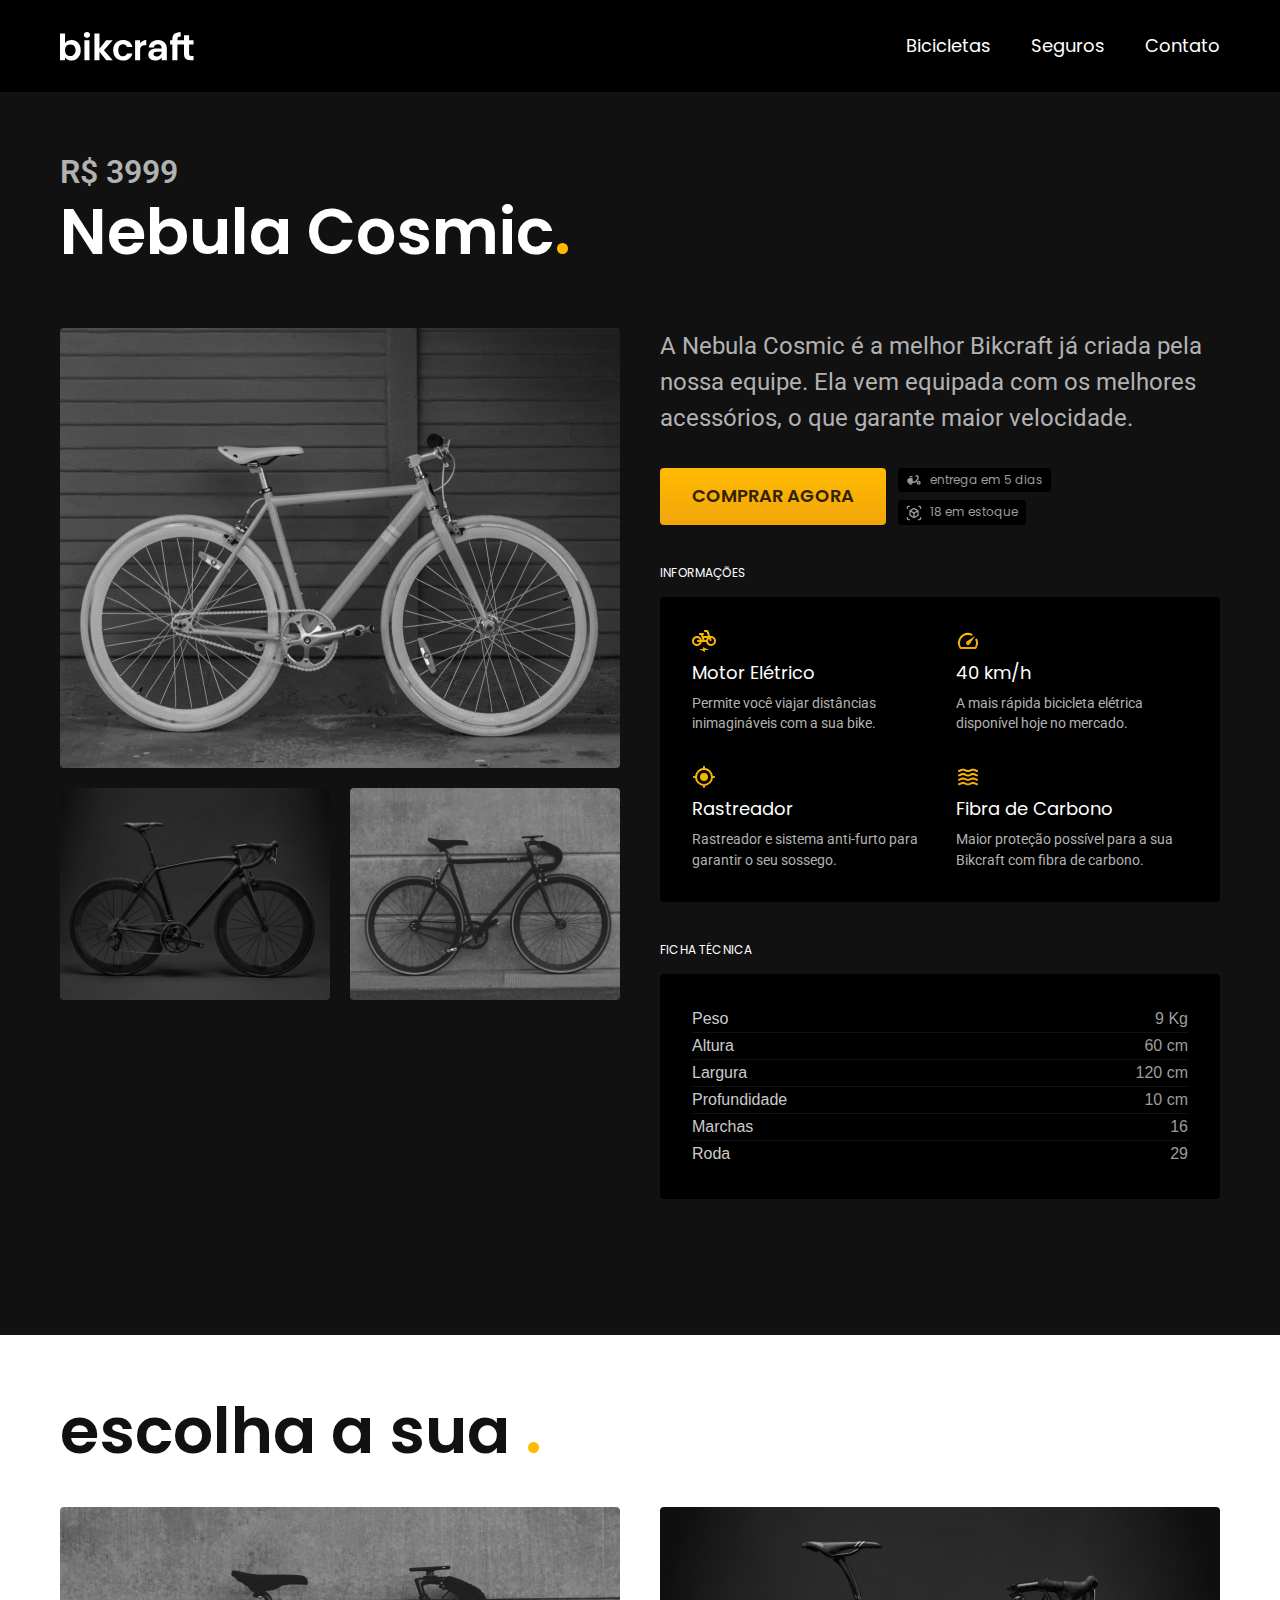
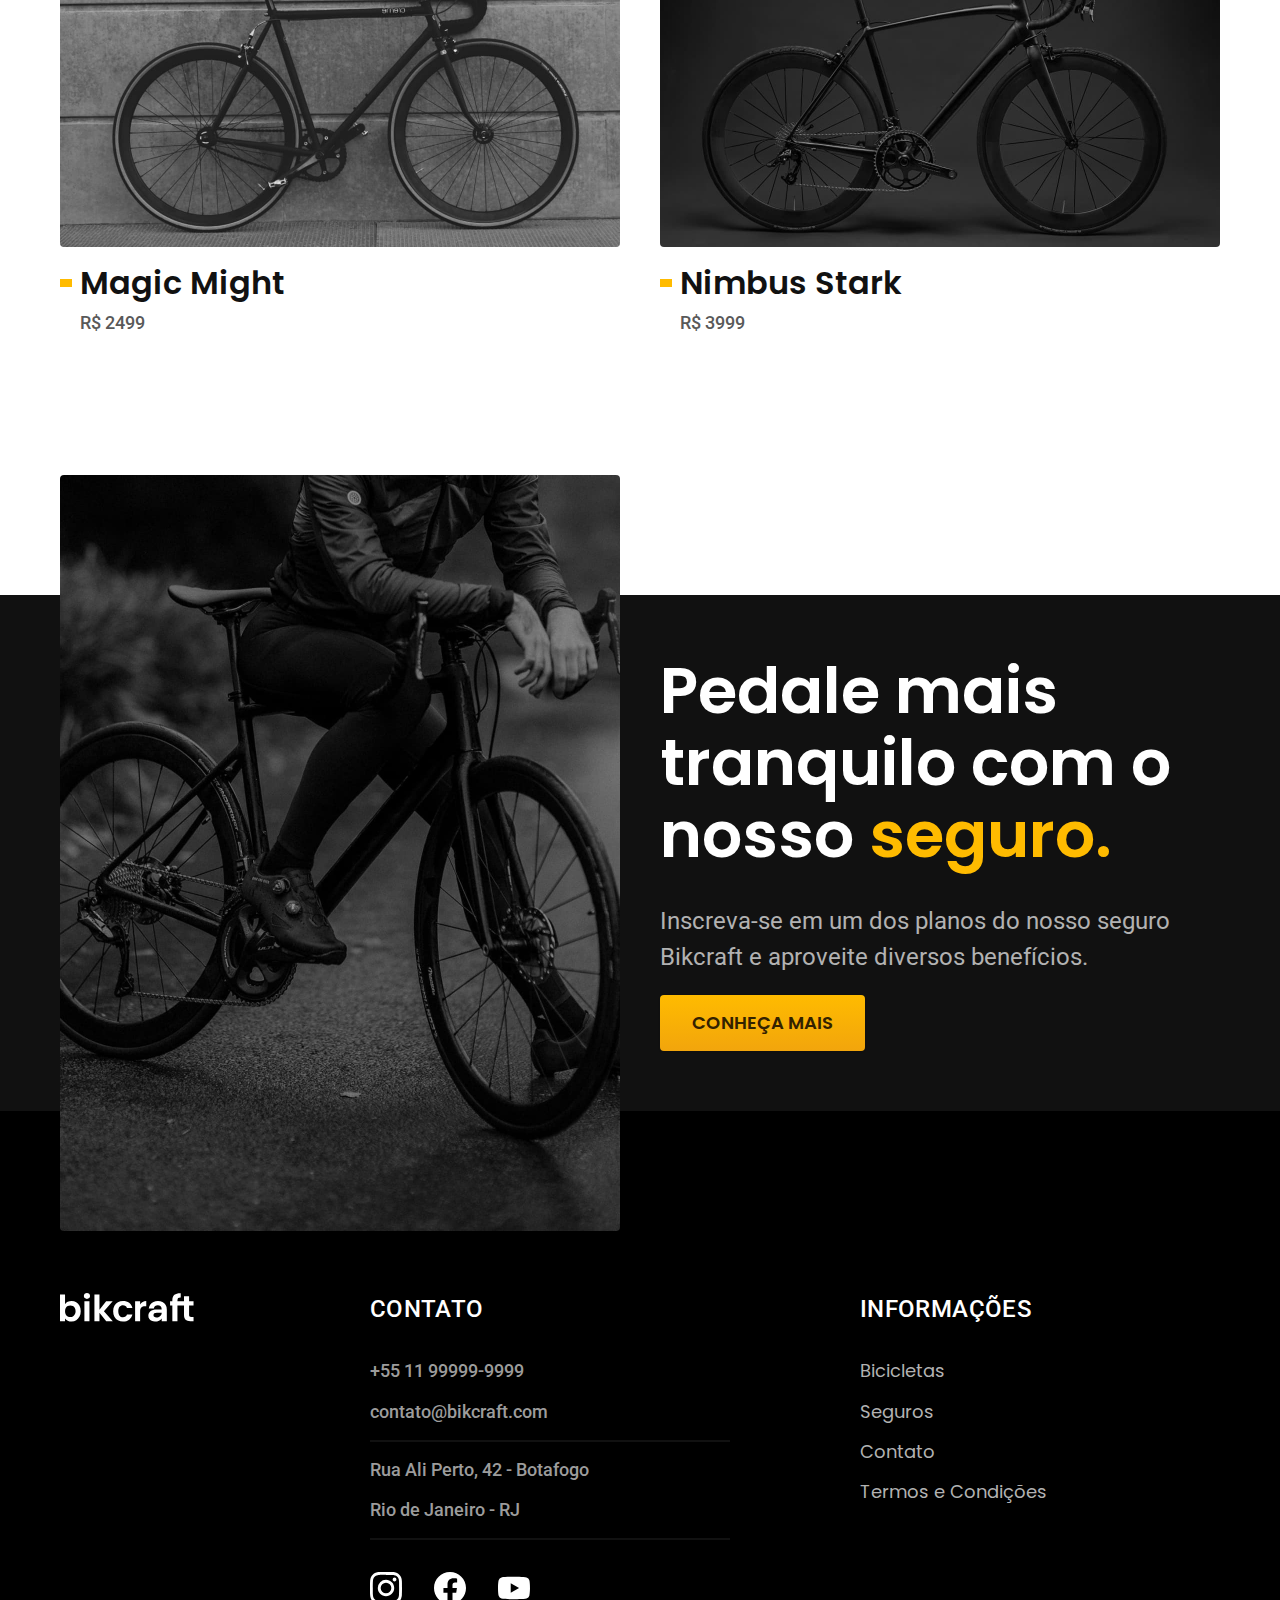
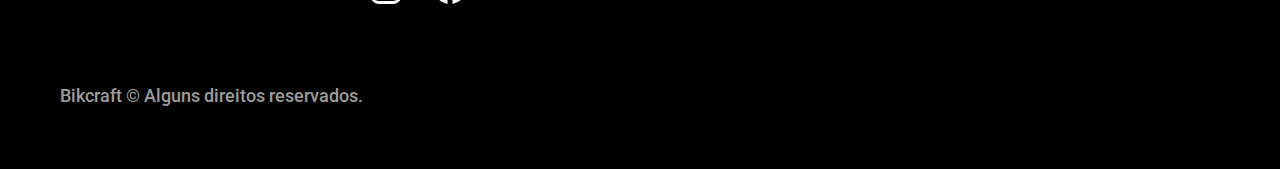
<file: bicicletas/nebula.html>
<!DOCTYPE html>

<html lang="pt-br">
  <head>
    <meta charset="UTF-8">
    <meta name="viewport" content="width=device-width, initial-scale=1.0">

    <title>Nebula | Bikcraft - Bicicletas Elétricas</title>
    <meta name="description" content="Nebula">

    <link rel="stylesheet" href="../css/style.css">
    
    <link rel="preconnect" href="https://fonts.googleapis.com">
    <link rel="preconnect" href="https://fonts.gstatic.com" crossorigin>
    <link href="https://fonts.googleapis.com/css2?family=Merriweather:wght@900&family=Poppins:wght@400;600&family=Roboto:wght@400;500&display=swap" rel="stylesheet">
    
  </head>
  <body id="bicicleta">
    <header class="header-bg">
      <div class="header container">

        <a href="../">
          <img src="../img/bikcraft.svg" alt="bikcraft" srcset="">
        </a>

        <nav aria-label="primaria">
          <ul class="header-menu font-1-m cor-0">
            <li><a href="../bicicletas.html">Bicicletas</a></li>
            <li><a href="../seguros.html">Seguros</a></li>
            <li><a href="../contato.html">Contato</a></li>
          </ul>
        </nav>
      </div>
    </header>

    <main class="titulo-bg">
      <div>
        <div class="titulo container">
          <p class="font-2-xl cor-5">R$ 3999</p>
          <h1 class="font-1-xxl cor-0">Nebula Cosmic<span class="cor-p1">.</span></h1>
        </div>
      </div>

      <div class="bicicleta container">
        <div class="bicicleta-imagens">
          <img src="../img/bicicleta/nimbus3.jpg" alt="">
          <img src="../img/bicicleta/nimbus1.jpg" alt="">
          <img src="../img/bicicleta/nimbus2.jpg" alt="">
        </div>
        <div class="bicicleta-conteudo">
          <p class="font-2-l cor-5">A Nebula Cosmic é a melhor Bikcraft já criada pela nossa equipe. Ela vem equipada com os melhores acessórios, o que garante maior velocidade.</p>
          <div class="bicicleta-comprar">
            <a href="../orcamento.html" class="botao">Comprar agora</a>
            <span class="font-1-xs cor-6"><img src="../img/icones/entrega.svg" alt="">entrega em 5 dias</span>
            <span class="font-1-xs cor-6"><img src="../img/icones/estoque.svg" alt="">18 em estoque</span>
          </div>
          <h2 class="font-1-xs cor-0">Informações</h2>
          <ul class="bicicleta-informacoes">
            <li>
              <img src="../img/icones/eletrica.svg" alt="">
              <h3 class="font-1-m cor-0">Motor Elétrico</h3>
              <p class="font-2-xs cor-5">Permite você viajar distâncias inimagináveis com a sua bike.</p>
            </li>
            <li>
              <img src="../img/icones/velocidade.svg" alt="">
              <h3 class="font-1-m cor-0">40 km/h</h3>
              <p class="font-2-xs cor-5">A mais rápida bicicleta elétrica disponível hoje no mercado.</p>
            </li>
            <li>
              <img src="../img/icones/rastreador.svg" alt="">
              <h3 class="font-1-m cor-0">Rastreador</h3>
              <p class="font-2-xs cor-5">Rastreador e sistema anti-furto para garantir o seu sossego.</p>
            </li>
            <li>
              <img src="../img/icones/carbono.svg" alt="">
              <h3 class="font-1-m cor-0">Fibra de Carbono</h3>
              <p class="font-2-xs cor-5">Maior proteção possível para a sua Bikcraft com fibra de carbono.</p>
            </li>
          </ul>
          <h2 class="font-1-xs cor-0">Ficha técnica</h2>
          <ul class="bicicleta-ficha font-2-x cor-4">
            <li>Peso <span>9 Kg</span></li>
            <li>Altura <span>60 cm</span></li>
            <li>Largura <span>120 cm</span></li>
            <li>Profundidade <span>10 cm</span></li>
            <li>Marchas <span>16</span></li>
            <li>Roda <span>29</span></li>
          </ul>
        </div>
      </div>
    </main>

    <article class="bicicletas-lista container">
      <h2 class="font-1-xxl">escolha a sua <span class="cor-p1">.</span></h2>
      <ul>
        <li>
          <a href="./magic.html">
            <img src="../img/bicicletas/magic.jpg" alt="Bicicleta preta" srcset="">
            <h3 class="font-1-xl">Magic Might</h3>
            <span class="font-2-m cor-8">R$ 2499</span>
          </a>
        </li>
        <li>
          <a href="./nimbus.html">
            <img src="../img/bicicletas/nimbus.jpg" alt="Bicicleta preta" srcset="">
            <h3 class="font-1-xl">Nimbus Stark</h3>
            <span class="font-2-m cor-8">R$ 3999</span>
          </a>
        </li>
      </ul>
    </article>

    <article class="seguro-bg">
      <div class="seguro container">
        <div class="seguro-imagem"><img src="../img/fotos/seguros.jpg" alt="Pessoa parada em cima de uma bicicleta"></div>
        <div class="seguro-conteudo">
          <h2 class="font-1-xxl cor-0">Pedale mais tranquilo com o nosso <span class="cor-p1">seguro.</span></h2>
          <p class="font-2-l cor-5">Inscreva-se em um dos planos do nosso seguro Bikcraft e aproveite diversos benefícios.</p>
          <a class="botao" href="../seguros.html">Conheça Mais</a>
        </div>
      </div>
    </article>

    <footer class="footer-bg">
      <div class="footer container">
        <img src="../img/bikcraft.svg" alt="Bikcraft" srcset="">

        <div class="footer-contato">
          <h3 class="cor-0 font-2-l-b">Contato</h3>
          <ul class="cor-6 font-2-m">
            <li><a href="tel:+5511999999999">+55 11 99999-9999</a></li>
            <li><a href="mailto:contato@bikcraft.com">contato@bikcraft.com</a></li>
            <li>Rua Ali Perto, 42 - Botafogo</li>
            <li>Rio de Janeiro - RJ</li>
          </ul>
          <div class="footer-redes">
            <a href="../">
              <img src="../img/redes/instagram.svg" alt="Instagram" srcset="">
            </a>
            <a href="../">
              <img src="../img/redes/facebook.svg" alt="Facebook" srcset="">
            </a>
            <a href="../">
              <img src="../img/redes/youtube.svg" alt="Youtube" srcset="">
            </a>
          </div>
        </div>
        
        <div class="footer-informacoes">
          <h3 class="cor-0 font-2-l-b">Informações</h3>
          <nav>
            <ul class="font-1-m cor-5">
              <li><a href="../bicicletas.html">Bicicletas</a></li>
              <li><a href="../seguros.html">Seguros</a></li>
              <li><a href="../contato.html">Contato</a></li>
              <li><a href="../termos.html">Termos e Condições</a></li>
            </ul>
          </nav>
        </div>

        <p class="footer-copy font-2-m cor-6">Bikcraft © Alguns direitos reservados.</p>

      </div>
    </footer>
  </body>
</html>
</file>
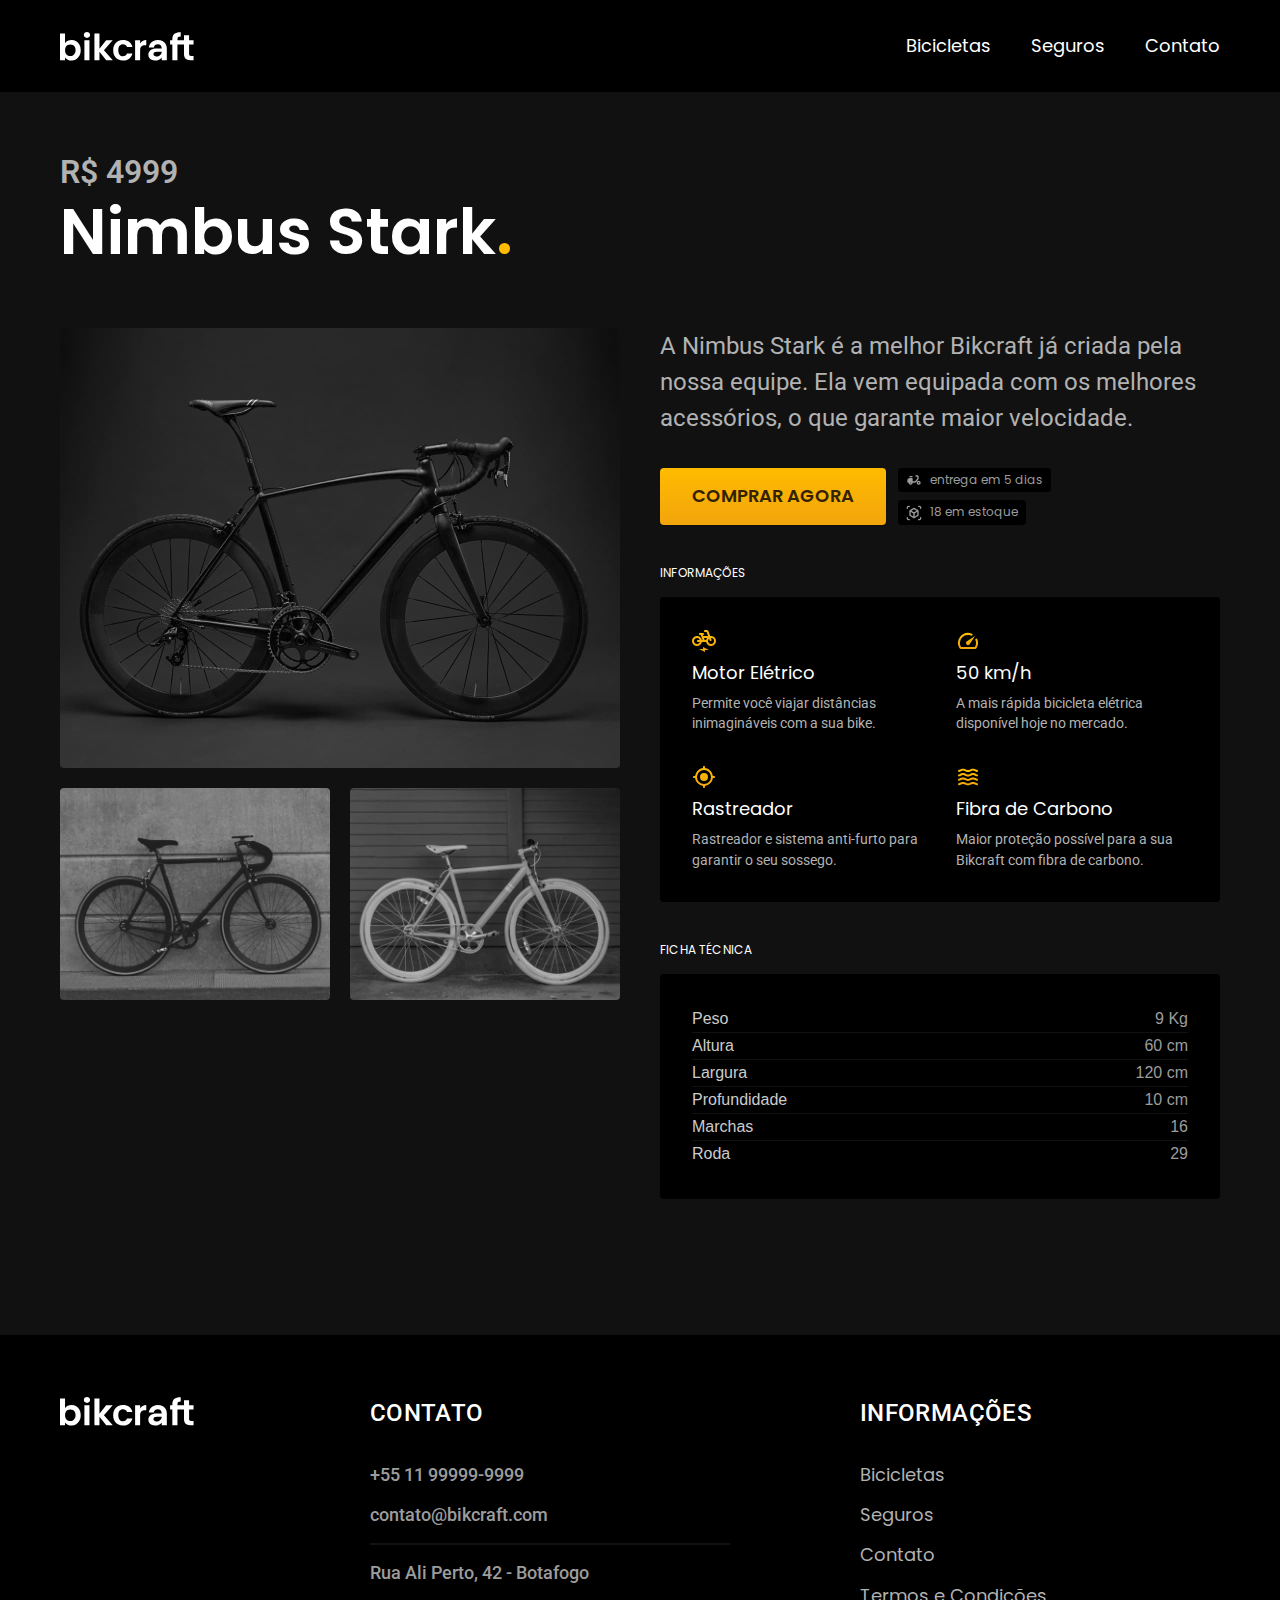
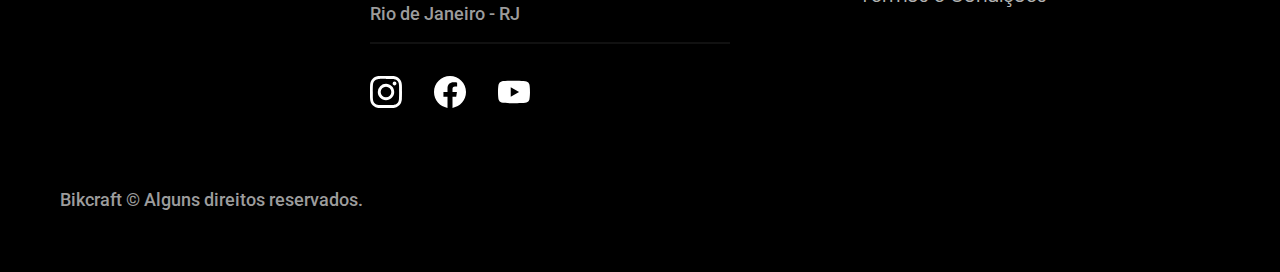
<file: bicicletas/nimbus.html>
<!DOCTYPE html>

<html lang="pt-br">
  <head>
    <meta charset="UTF-8">
    <meta name="viewport" content="width=device-width, initial-scale=1.0">

    <title>Termos e Condições | Bikcraft - Bicicletas Elétricas</title>
    <meta name="description" content="Termos e condições.">

    <link rel="stylesheet" href="../css/style.css">
    
    <link rel="preconnect" href="https://fonts.googleapis.com">
    <link rel="preconnect" href="https://fonts.gstatic.com" crossorigin>
    <link href="https://fonts.googleapis.com/css2?family=Merriweather:wght@900&family=Poppins:wght@400;600&family=Roboto:wght@400;500&display=swap" rel="stylesheet">
    
  </head>
  <body id="bicicleta">
    <header class="header-bg">
      <div class="header container">

        <a href="../">
          <img src="../img/bikcraft.svg" alt="bikcraft" srcset="">
        </a>

        <nav aria-label="primaria">
          <ul class="header-menu font-1-m cor-0">
            <li><a href="../bicicletas.html">Bicicletas</a></li>
            <li><a href="../seguros.html">Seguros</a></li>
            <li><a href="../contato.html">Contato</a></li>
          </ul>
        </nav>
      </div>
    </header>

    <main class="titulo-bg">
      <div>
        <div class="titulo container">
          <p class="font-2-xl cor-5">R$ 4999</p>
          <h1 class="font-1-xxl cor-0">Nimbus Stark<span class="cor-p1">.</span></h1>
        </div>
      </div>

      <div class="bicicleta container">
        <div class="bicicleta-imagens">
          <img src="../img/bicicleta/nimbus1.jpg" alt="">
          <img src="../img/bicicleta/nimbus2.jpg" alt="">
          <img src="../img/bicicleta/nimbus3.jpg" alt="">
        </div>
        <div class="bicicleta-conteudo">
          <p class="font-2-l cor-5">A Nimbus Stark é a melhor Bikcraft já criada pela nossa equipe. Ela vem equipada com os melhores acessórios, o que garante maior velocidade.</p>
          <div class="bicicleta-comprar">
            <a href="../orcamento.html" class="botao">Comprar agora</a>
            <span class="font-1-xs cor-6"><img src="../img/icones/entrega.svg" alt="">entrega em 5 dias</span>
            <span class="font-1-xs cor-6"><img src="../img/icones/estoque.svg" alt="">18 em estoque</span>
          </div>
          <h2 class="font-1-xs cor-0">Informações</h2>
          <ul class="bicicleta-informacoes">
            <li>
              <img src="../img/icones/eletrica.svg" alt="">
              <h3 class="font-1-m cor-0">Motor Elétrico</h3>
              <p class="font-2-xs cor-5">Permite você viajar distâncias inimagináveis com a sua bike.</p>
            </li>
            <li>
              <img src="../img/icones/velocidade.svg" alt="">
              <h3 class="font-1-m cor-0">50 km/h</h3>
              <p class="font-2-xs cor-5">A mais rápida bicicleta elétrica disponível hoje no mercado.</p>
            </li>
            <li>
              <img src="../img/icones/rastreador.svg" alt="">
              <h3 class="font-1-m cor-0">Rastreador</h3>
              <p class="font-2-xs cor-5">Rastreador e sistema anti-furto para garantir o seu sossego.</p>
            </li>
            <li>
              <img src="../img/icones/carbono.svg" alt="">
              <h3 class="font-1-m cor-0">Fibra de Carbono</h3>
              <p class="font-2-xs cor-5">Maior proteção possível para a sua Bikcraft com fibra de carbono.</p>
            </li>
          </ul>
          <h2 class="font-1-xs cor-0">Ficha técnica</h2>
          <ul class="bicicleta-ficha font-2-x cor-4">
            <li>Peso <span>9 Kg</span></li>
            <li>Altura <span>60 cm</span></li>
            <li>Largura <span>120 cm</span></li>
            <li>Profundidade <span>10 cm</span></li>
            <li>Marchas <span>16</span></li>
            <li>Roda <span>29</span></li>
          </ul>
        </div>
      </div>


    </main>

    <footer class="footer-bg">
      <div class="footer container">
        <img src="../img/bikcraft.svg" alt="Bikcraft" srcset="">

        <div class="footer-contato">
          <h3 class="cor-0 font-2-l-b">Contato</h3>
          <ul class="cor-6 font-2-m">
            <li><a href="tel:+5511999999999">+55 11 99999-9999</a></li>
            <li><a href="mailto:contato@bikcraft.com">contato@bikcraft.com</a></li>
            <li>Rua Ali Perto, 42 - Botafogo</li>
            <li>Rio de Janeiro - RJ</li>
          </ul>
          <div class="footer-redes">
            <a href="../">
              <img src="../img/redes/instagram.svg" alt="Instagram" srcset="">
            </a>
            <a href="../">
              <img src="../img/redes/facebook.svg" alt="Facebook" srcset="">
            </a>
            <a href="../">
              <img src="../img/redes/youtube.svg" alt="Youtube" srcset="">
            </a>
          </div>
        </div>
        
        <div class="footer-informacoes">
          <h3 class="cor-0 font-2-l-b">Informações</h3>
          <nav>
            <ul class="font-1-m cor-5">
              <li><a href="../bicicletas.html">Bicicletas</a></li>
              <li><a href="../seguros.html">Seguros</a></li>
              <li><a href="../contato.html">Contato</a></li>
              <li><a href="../termos.html">Termos e Condições</a></li>
            </ul>
          </nav>
        </div>

        <p class="footer-copy font-2-m cor-6">Bikcraft © Alguns direitos reservados.</p>

      </div>
    </footer>
  </body>
</html>
</file>
<file: css/style.css>
@import "./global/global.css";
@import "./utilidades/tipografia.css";

@import "./global/header.css";
@import "./global/footer.css";

/* Utilidades */
@import "./utilidades/componentes.css";
@import "./utilidades/cores.css";

/* Home */
@import "./home/introducao.css";
@import "./home/tecnologia.css";
@import "./home/parceiros.css";
@import "./home/depoimento.css";

/* Bicicletas */
@import "./bicicletas/bicicletas-lista.css";
@import "./bicicletas/bicicletas.css";


/* Bicicleta*/
@import "./bicicleta/bicicleta.css";
@import "./bicicleta/seguro.css";

/* Seguros */
@import "./seguros/seguros.css";
@import "./seguros/vantagens.css";
@import "./seguros/perguntas.css";

/* Termos */
@import "./termos/termos.css";
</file>
